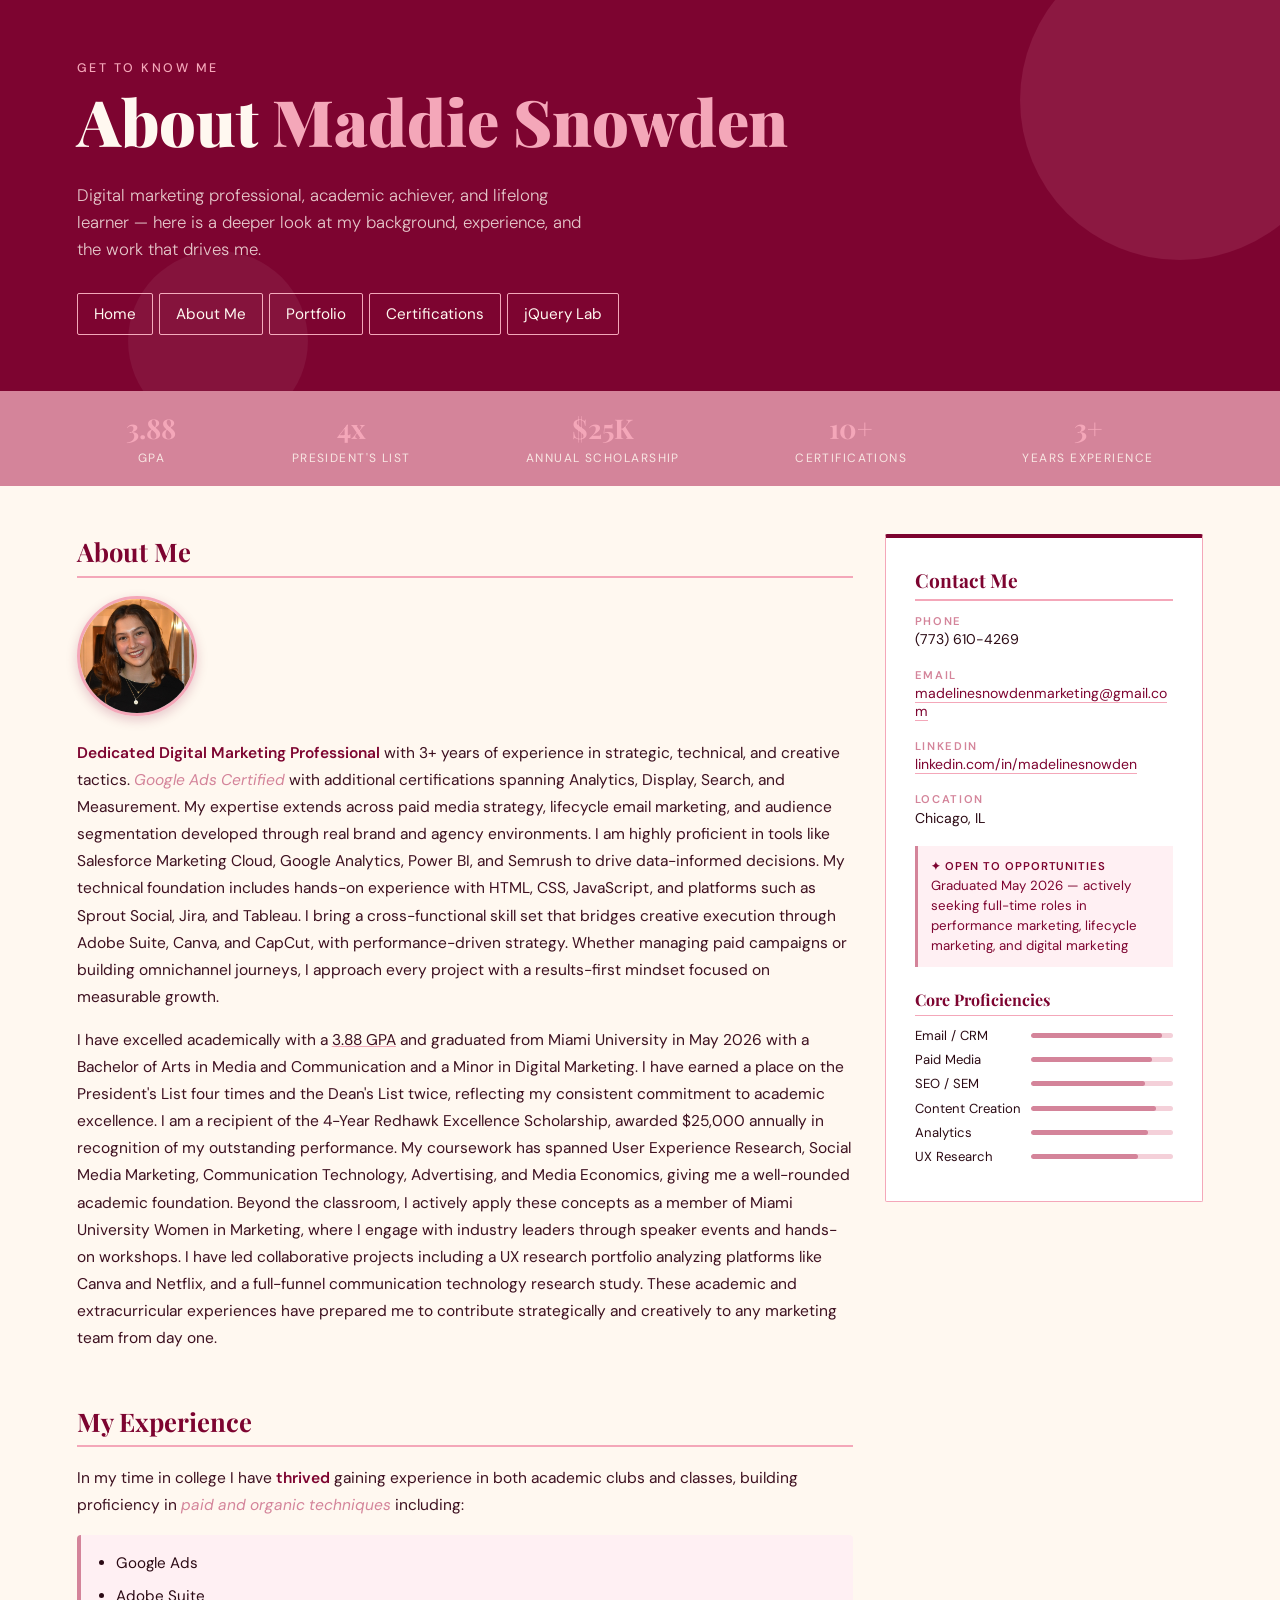
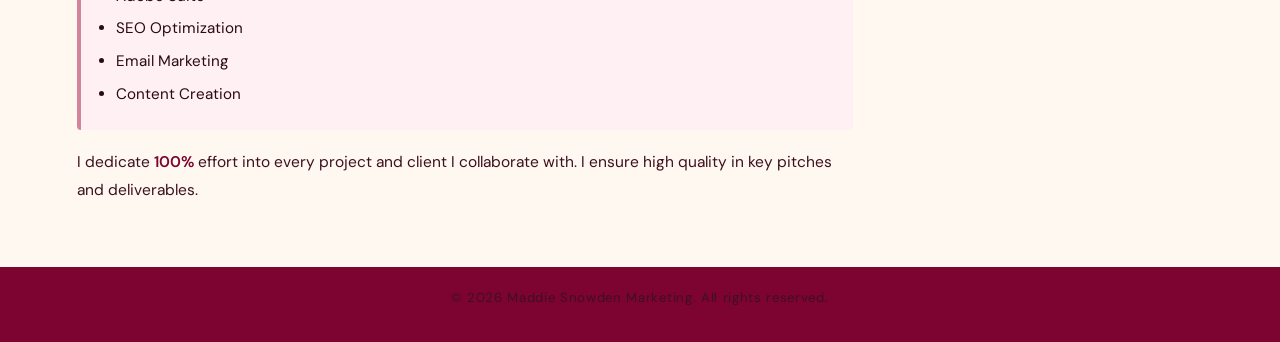
<file: aboutme.html>
<!DOCTYPE html>
<html lang="en">
<head>
  <link rel="stylesheet" href="styles.css">
  <meta charset="UTF-8">
  <meta name="viewport" content="width=device-width, initial-scale=1.0">
  <title>About Me | Maddie Snowden</title>
  <link href="https://fonts.googleapis.com/css2?family=Playfair+Display:wght@400;700;900&family=DM+Sans:wght@300;400;500&display=swap" rel="stylesheet">
</head>
<body>

  <!-- HEADER -->
  <header>
    <span class="hero-tag">Get to Know Me</span>
    <h1>About <span>Maddie Snowden</span></h1>
    <p class="hero-sub">
      Digital marketing professional, academic achiever, and lifelong learner —
      here is a deeper look at my background, experience, and the work that drives me.
    </p>
    <!-- NAVIGATION -->
    <div class="navbar">
      <a href="index.html">Home</a>
      <a href="aboutme.html">About Me</a>
      <a href="portfolio.html">Portfolio</a>
      <a href="certifications.html">Certifications</a>
      <a href="jquery.html">jQuery Lab</a>
    
    </div>
  </header>

  <!-- STAT BAR -->
  <div class="stat-bar">
    <div class="stat-item">
      <span class="stat-num">3.88</span>
      <span class="stat-label">GPA</span>
    </div>
    <div class="stat-item">
      <span class="stat-num">4x</span>
      <span class="stat-label">President's List</span>
    </div>
    <div class="stat-item">
      <span class="stat-num">$25K</span>
      <span class="stat-label">Annual Scholarship</span>
    </div>
    <div class="stat-item">
      <span class="stat-num">10+</span>
      <span class="stat-label">Certifications</span>
    </div>
    <div class="stat-item">
      <span class="stat-num">3+</span>
      <span class="stat-label">Years Experience</span>
    </div>
  </div>

  <!-- MAIN LAYOUT -->
  <div class="container">
    <div class="main-content">

      <section>

        <h2>About Me</h2>

        <!-- HEADSHOT -->
        <div class="image-container">
          <img src="images/headshot.jpg" alt="Maddie Snowden" style="width:120px; height:120px; object-fit:cover; border-radius:50%; border:3px solid #f4a7b9; box-shadow:0 4px 12px rgba(125,4,48,0.2); display:block; margin-bottom:1.5em;">
        </div>

        <p>
          <strong>Dedicated Digital Marketing Professional</strong> with 3+ years of experience
          in strategic, technical, and creative tactics. <em>Google Ads Certified</em> with
          additional certifications spanning Analytics, Display, Search, and Measurement.
          My expertise extends across paid media strategy, lifecycle email marketing, and
          audience segmentation developed through real brand and agency environments.
          I am highly proficient in tools like Salesforce Marketing Cloud, Google Analytics,
          Power BI, and Semrush to drive data-informed decisions. My technical foundation
          includes hands-on experience with HTML, CSS, JavaScript, and platforms such as
          Sprout Social, Jira, and Tableau. I bring a cross-functional skill set that bridges
          creative execution through Adobe Suite, Canva, and CapCut, with performance-driven
          strategy. Whether managing paid campaigns or building omnichannel journeys, I
          approach every project with a results-first mindset focused on measurable growth.
        </p>
        <p>
          I have excelled academically with a <u>3.88 GPA</u> and graduated from Miami
          University in May 2026 with a Bachelor of Arts in Media and Communication and a
          Minor in Digital Marketing. I have earned a place on the President's List four times
          and the Dean's List twice, reflecting my consistent commitment to academic excellence.
          I am a recipient of the 4-Year Redhawk Excellence Scholarship, awarded $25,000
          annually in recognition of my outstanding performance. My coursework has spanned
          User Experience Research, Social Media Marketing, Communication Technology,
          Advertising, and Media Economics, giving me a well-rounded academic foundation.
          Beyond the classroom, I actively apply these concepts as a member of Miami University
          Women in Marketing, where I engage with industry leaders through speaker events and
          hands-on workshops. I have led collaborative projects including a UX research
          portfolio analyzing platforms like Canva and Netflix, and a full-funnel communication
          technology research study. These academic and extracurricular experiences have
          prepared me to contribute strategically and creatively to any marketing team from
          day one.
        </p>

        <h2>My Experience</h2>
        <p>
          In my time in college I have <strong>thrived</strong> gaining experience in both
          academic clubs and classes, building proficiency in <em>paid and organic
          techniques</em> including:
        </p>
        <ul>
          <li>Google Ads</li>
          <li>Adobe Suite</li>
          <li>SEO Optimization</li>
          <li>Email Marketing</li>
          <li>Content Creation</li>
        </ul>
        <p>
          I dedicate <strong>100%</strong> effort into every project and client I collaborate
          with. I ensure high quality in key pitches and deliverables.
        </p>


      </section>

      <!-- ASIDE -->
      <aside>
        <h2>Contact Me</h2>

        <div class="contact-item">
          <span class="contact-label">Phone</span>
          <span class="contact-value">(773) 610-4269</span>
        </div>

        <div class="contact-item">
          <span class="contact-label">Email</span>
          <span class="contact-value">
            <a href="mailto:madelinesnowdenmarketing@gmail.com">madelinesnowdenmarketing@gmail.com</a>
          </span>
        </div>

        <div class="contact-item">
          <span class="contact-label">LinkedIn</span>
          <span class="contact-value">
            <a href="https://www.linkedin.com/in/madelinesnowden" target="_blank">linkedin.com/in/madelinesnowden</a>
          </span>
        </div>

        <div class="contact-item">
          <span class="contact-label">Location</span>
          <span class="contact-value"> Chicago, IL </span>
        </div>

        <div class="availability">
          <strong>✦ Open to Opportunities</strong><br>
          Graduated May 2026 — actively seeking full-time roles in performance marketing, 
          lifecycle marketing, and digital marketing
        </div>

        <div class="aside-skills">
          <h3>Core Proficiencies</h3>
          <div class="skill-row">
            <span>Email / CRM</span>
            <div class="skill-bar-bg"><div class="skill-bar-fill" style="width:92%"></div></div>
          </div>
          <div class="skill-row">
            <span>Paid Media</span>
            <div class="skill-bar-bg"><div class="skill-bar-fill" style="width:85%"></div></div>
          </div>
          <div class="skill-row">
            <span>SEO / SEM</span>
            <div class="skill-bar-bg"><div class="skill-bar-fill" style="width:80%"></div></div>
          </div>
          <div class="skill-row">
            <span>Content Creation</span>
            <div class="skill-bar-bg"><div class="skill-bar-fill" style="width:88%"></div></div>
          </div>
          <div class="skill-row">
            <span>Analytics</span>
            <div class="skill-bar-bg"><div class="skill-bar-fill" style="width:82%"></div></div>
          </div>
          <div class="skill-row">
            <span>UX Research</span>
            <div class="skill-bar-bg"><div class="skill-bar-fill" style="width:75%"></div></div>
          </div>
        </div>

      </aside>
    </div>

    <footer>
      <p>&copy; 2026 Maddie Snowden Marketing. All rights reserved.</p>
    </footer>
  </div>

</body>
</html>
</file>
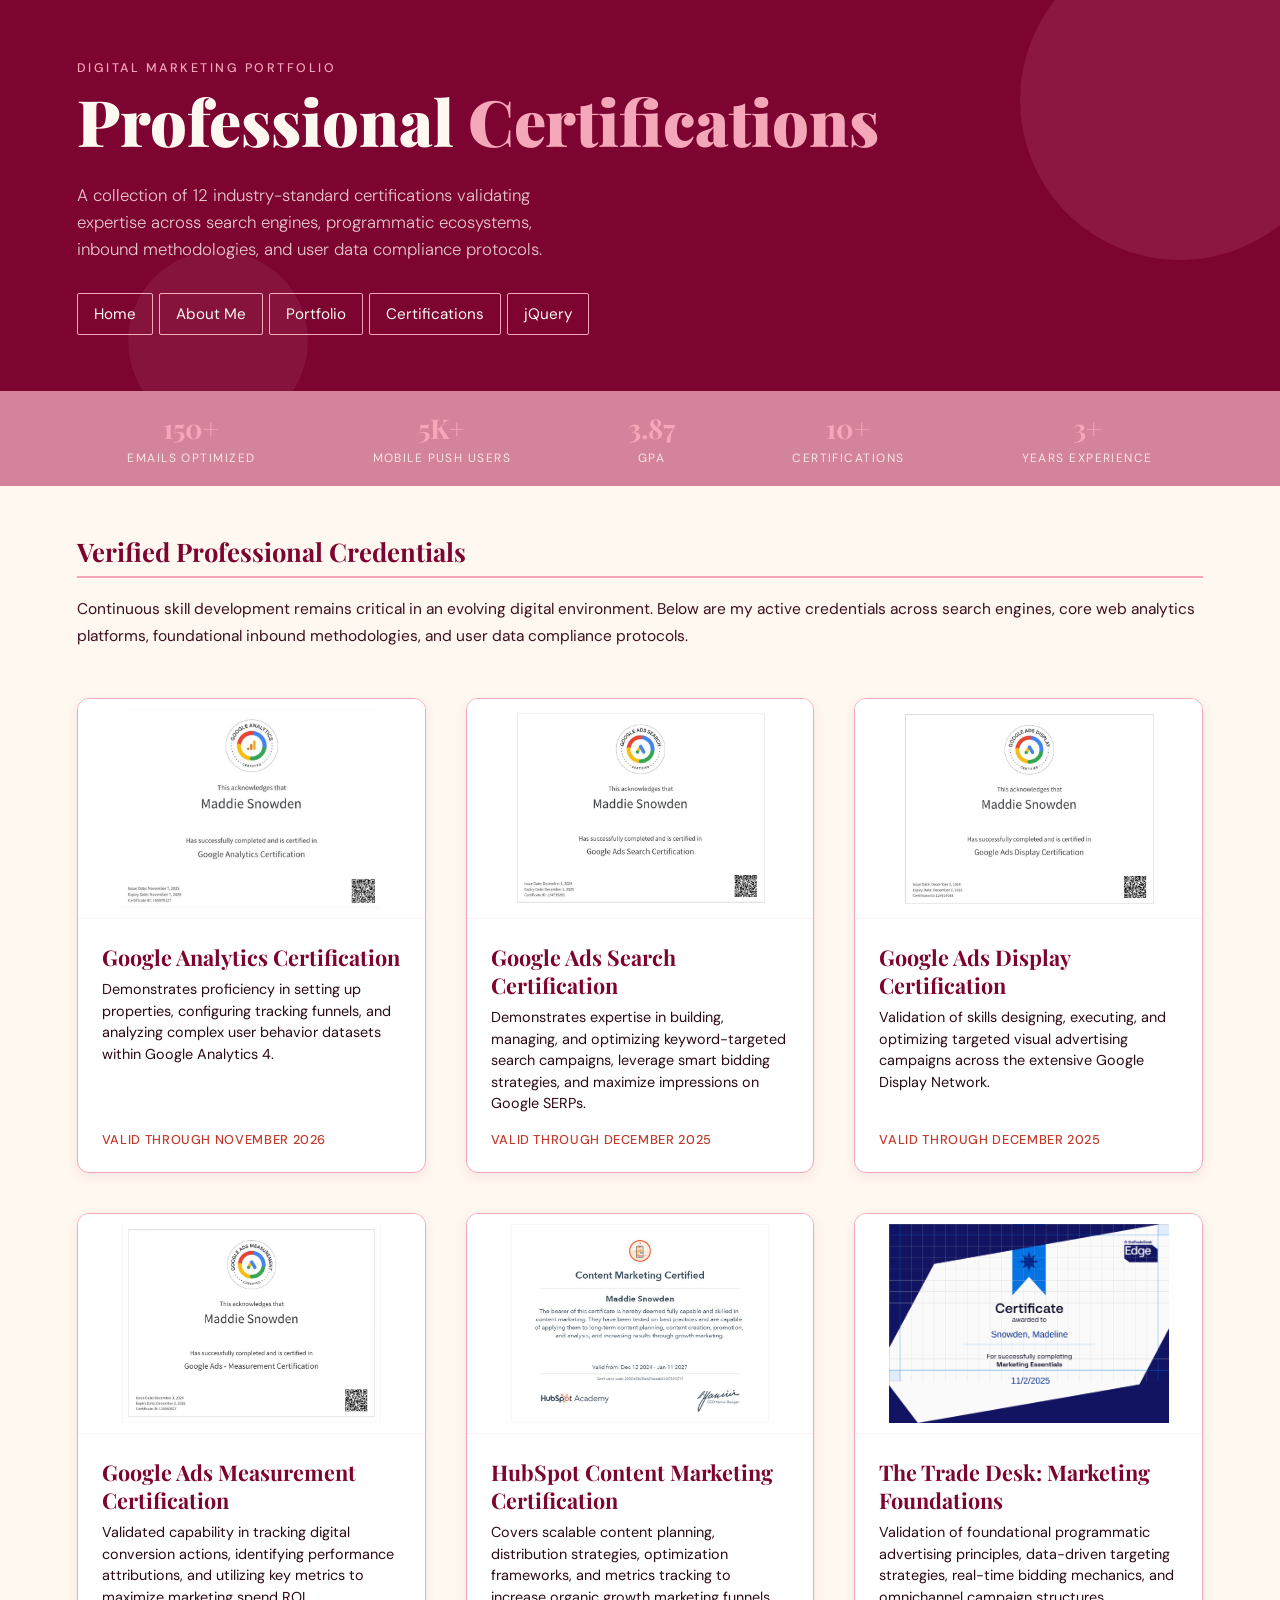
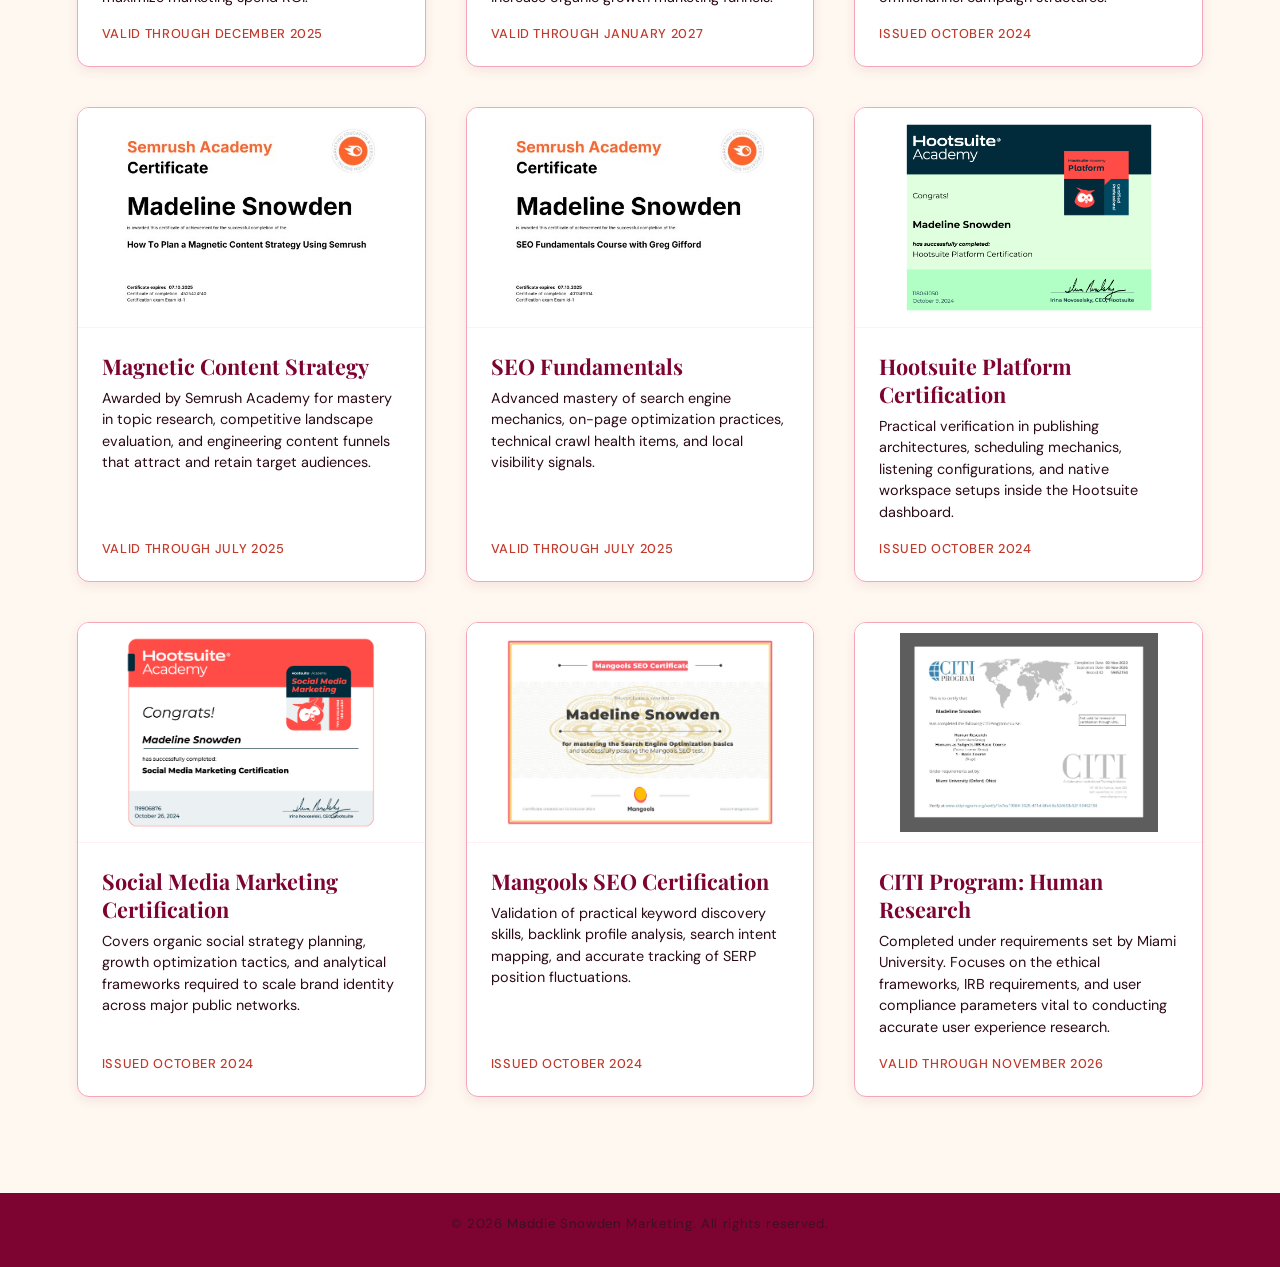
<file: certifications.html>
<!DOCTYPE html>
<html lang="en">
<head>
  <link rel="stylesheet" href="styles.css">
  <meta charset="UTF-8">
  <meta name="viewport" content="width=device-width, initial-scale=1.0">
  <title>Maddie Snowden | Certifications</title>
  <link href="https://fonts.googleapis.com/css2?family=Playfair+Display:wght@400;700;900&family=DM+Sans:wght@300;400;500&display=swap" rel="stylesheet">
  <style>
    /* Styling to structure the certification spotlight grid while matching index.html core themes */
    .cert-grid {
      display: grid;
      grid-template-columns: repeat(auto-fit, minmax(300px, 1fr));
      gap: 2.5rem;
      margin: 3rem 0;
    }
    .cert-card {
      background: #fff;
      border: 1px solid #f4a7b9;
      border-radius: 12px;
      overflow: hidden;
      box-shadow: 0 4px 12px rgba(125,4,48,0.08);
      display: flex;
      flex-direction: column;
      transition: transform 0.2s ease;
    }
    .cert-card:hover {
      transform: translateY(-4px);
    }
    .cert-img-wrapper {
      width: 100%;
      height: 220px;
      background: #fff;
      border-bottom: 1px solid #fff0f3;
      padding: 10px;
      display: flex;
      align-items: center;
      justify-content: center;
    }
    .cert-card img {
      max-width: 100%;
      max-height: 100%;
      object-fit: contain;
    }
    .cert-info {
      padding: 1.5rem;
      display: flex;
      flex-direction: column;
      flex-grow: 1;
    }
    .cert-info h3 {
      font-family: 'Playfair Display', serif;
      font-size: 1.35rem;
      color: #7d0430;
      margin: 0 0 0.5rem 0;
    }
    .cert-info p {
      font-size: 0.9rem;
      color: #2b0a14;
      line-height: 1.5;
      margin: 0 0 1rem 0;
      flex-grow: 1;
    }
    .cert-meta {
      font-size: 0.8rem;
      color: #c0392b;
      font-weight: 500;
      text-transform: uppercase;
      letter-spacing: 0.05em;
    }
  </style>
</head>
<body>

  <header>
    <span class="hero-tag">Digital Marketing Portfolio</span>
    <h1>Professional <span>Certifications</span></h1>
    <p class="hero-sub">
      A collection of 12 industry-standard certifications validating expertise across search engines, programmatic ecosystems, inbound methodologies, and user data compliance protocols.
    </p>
    <div class="navbar">
      <a href="index.html">Home</a>
      <a href="aboutme.html">About Me</a>
      <a href="portfolio.html">Portfolio</a>
      <a href="certifications.html">Certifications</a>
      <a href="jquery.html">jQuery</a>
    </div>
  </header>

  <div class="stat-bar">
    <div class="stat-item">
      <span class="stat-num">150+</span>
      <span class="stat-label">Emails Optimized</span>
    </div>
    <div class="stat-item">
      <span class="stat-num">5K+</span>
      <span class="stat-label">Mobile Push Users</span>
    </div>
    <div class="stat-item">
      <span class="stat-num">3.87</span>
      <span class="stat-label">GPA</span>
    </div>
    <div class="stat-item">
      <span class="stat-num">10+</span>
      <span class="stat-label">Certifications</span>
    </div>
    <div class="stat-item">
      <span class="stat-num">3+</span>
      <span class="stat-label">Years Experience</span>
    </div>
  </div>

  <div class="container">
    <div class="main-content" style="display: block; width: 100%;">
      
      <section>
        <h2>Verified Professional Credentials</h2>
        <p>
          Continuous skill development remains critical in an evolving digital environment. Below are my active credentials across search engines, core web analytics platforms, foundational inbound methodologies, and user data compliance protocols.
        </p>

        <div class="cert-grid">

          <div class="cert-card">
            <div class="cert-img-wrapper">
              <img src="images/ganalytics.jpg" alt="Google Analytics Certification">
            </div>
            <div class="cert-info">
              <h3>Google Analytics Certification</h3>
              <p>Demonstrates proficiency in setting up properties, configuring tracking funnels, and analyzing complex user behavior datasets within Google Analytics 4.</p>
              <div class="cert-meta">Valid through November 2026</div>
            </div>
          </div>
<div class="cert-card">
            <div class="cert-img-wrapper">
              <img src="images/sgad.jfif" alt="Google Ads Search Certification">
            </div>
            <div class="cert-info">
              <h3>Google Ads Search Certification</h3>
              <p>Demonstrates expertise in building, managing, and optimizing keyword-targeted search campaigns, leverage smart bidding strategies, and maximize impressions on Google SERPs.</p>
              <div class="cert-meta">Valid through December 2025</div>
            </div>
          </div>
          <div class="cert-card">
            <div class="cert-img-wrapper">
              <img src="images/disgad.jfif" alt="Google Ads Display Certification">
            </div>
            <div class="cert-info">
              <h3>Google Ads Display Certification</h3>
              <p>Validation of skills designing, executing, and optimizing targeted visual advertising campaigns across the extensive Google Display Network.</p>
              <div class="cert-meta">Valid through December 2025</div>
            </div>
          </div>

          <div class="cert-card">
            <div class="cert-img-wrapper">
              <img src="images/mesgad.jfif" alt="Google Ads Measurement Certification">
            </div>
            <div class="cert-info">
              <h3>Google Ads Measurement Certification</h3>
              <p>Validated capability in tracking digital conversion actions, identifying performance attributions, and utilizing key metrics to maximize marketing spend ROI.</p>
              <div class="cert-meta">Valid through December 2025</div>
            </div>
          </div>

          <div class="cert-card">
            <div class="cert-img-wrapper">
              <img src="images/hubspotcert.jfif" alt="HubSpot Content Marketing Certified">
            </div>
            <div class="cert-info">
              <h3>HubSpot Content Marketing Certification</h3>
              <p>Covers scalable content planning, distribution strategies, optimization frameworks, and metrics tracking to increase organic growth marketing funnels.</p>
              <div class="cert-meta">Valid through January 2027</div>
            </div>
          </div>
<div class="cert-card">
            <div class="cert-img-wrapper">
              <img src="images/tradedesk.png" alt="The Trade Desk Edge Academy Certified: Marketing Foundations">
            </div>
            <div class="cert-info">
              <h3>The Trade Desk: Marketing Foundations</h3>
              <p>Validation of foundational programmatic advertising principles, data-driven targeting strategies, real-time bidding mechanics, and omnichannel campaign structures.</p>
              <div class="cert-meta">Issued October 2024</div>
            </div>
          </div>
          <div class="cert-card">
            <div class="cert-img-wrapper">
              <img src="images/semrush1.jfif" alt="How To Plan a Magnetic Content Strategy Using Semrush">
            </div>
            <div class="cert-info">
              <h3>Magnetic Content Strategy</h3>
              <p>Awarded by Semrush Academy for mastery in topic research, competitive landscape evaluation, and engineering content funnels that attract and retain target audiences.</p>
              <div class="cert-meta">Valid through July 2025</div>
            </div>
          </div>

          <div class="cert-card">
            <div class="cert-img-wrapper">
              <img src="images/semrush2.jfif" alt="SEO Fundamentals Course with Greg Gifford">
            </div>
            <div class="cert-info">
              <h3>SEO Fundamentals</h3>
              <p>Advanced mastery of search engine mechanics, on-page optimization practices, technical crawl health items, and local visibility signals.</p>
              <div class="cert-meta">Valid through July 2025</div>
            </div>
          </div>

          <div class="cert-card">
            <div class="cert-img-wrapper">
              <img src="images/hootsuite 2.png" alt="Hootsuite Platform Certification">
            </div>
            <div class="cert-info">
              <h3>Hootsuite Platform Certification</h3>
              <p>Practical verification in publishing architectures, scheduling mechanics, listening configurations, and native workspace setups inside the Hootsuite dashboard.</p>
              <div class="cert-meta">Issued October 2024</div>
            </div>
          </div>

          <div class="cert-card">
            <div class="cert-img-wrapper">
              <img src="images/hootsuite1.png" alt="Social Media Marketing Certification">
            </div>
            <div class="cert-info">
              <h3>Social Media Marketing Certification</h3>
              <p>Covers organic social strategy planning, growth optimization tactics, and analytical frameworks required to scale brand identity across major public networks.</p>
              <div class="cert-meta">Issued October 2024</div>
            </div>
          </div>

          <div class="cert-card">
            <div class="cert-img-wrapper">
              <img src="images/mangools.jfif" alt="Mangools SEO Certificate">
            </div>
            <div class="cert-info">
              <h3>Mangools SEO Certification</h3>
              <p>Validation of practical keyword discovery skills, backlink profile analysis, search intent mapping, and accurate tracking of SERP position fluctuations.</p>
              <div class="cert-meta">Issued October 2024</div>
            </div>
          </div>

          <div class="cert-card">
            <div class="cert-img-wrapper">
              <img src="images/citi.jfif" alt="CITI Program Human Research Certification">
            </div>
            <div class="cert-info">
              <h3>CITI Program: Human Research</h3>
              <p>Completed under requirements set by Miami University. Focuses on the ethical frameworks, IRB requirements, and user compliance parameters vital to conducting accurate user experience research.</p>
              <div class="cert-meta">Valid through November 2026</div>
            </div>
          </div>

        </div>
      </section>

    </div>

    <footer>
      <p>&copy; 2026 Maddie Snowden Marketing. All rights reserved.</p>
    </footer>
  </div>

</body>
</html>
</file>
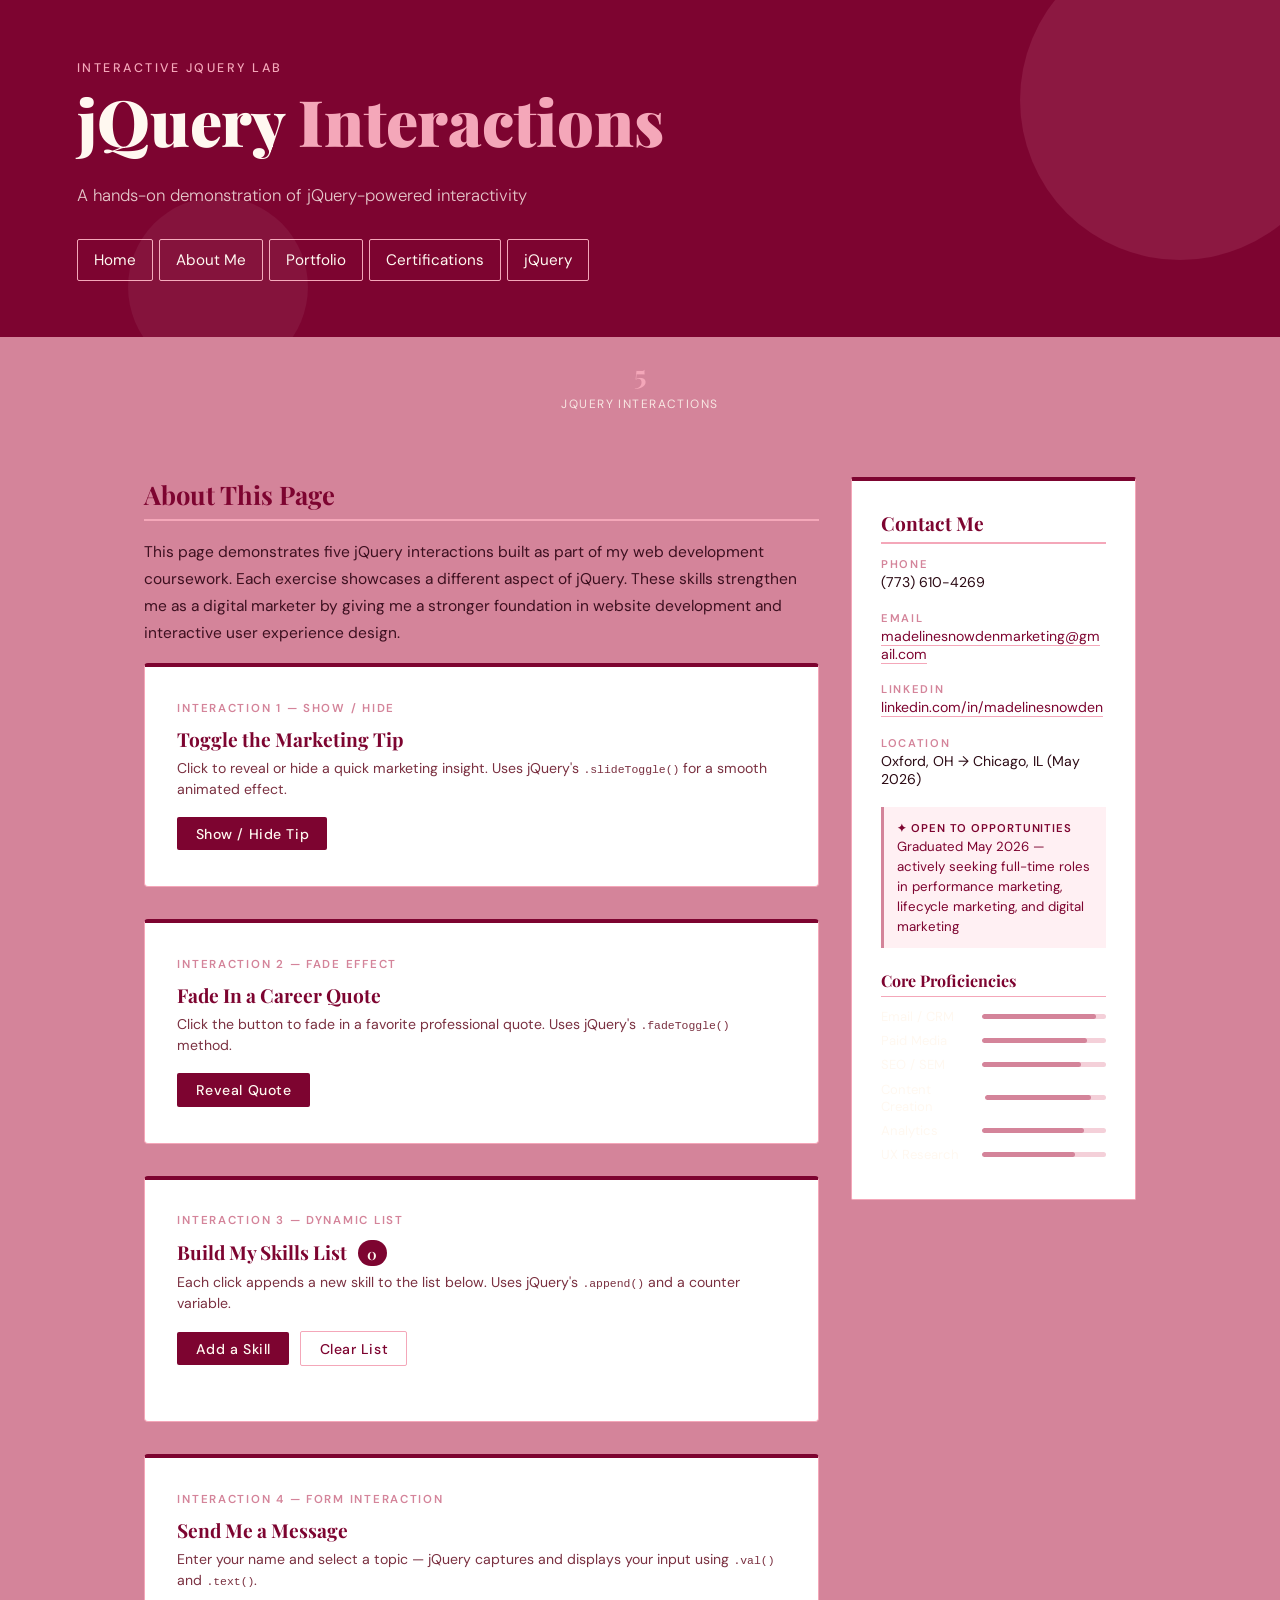
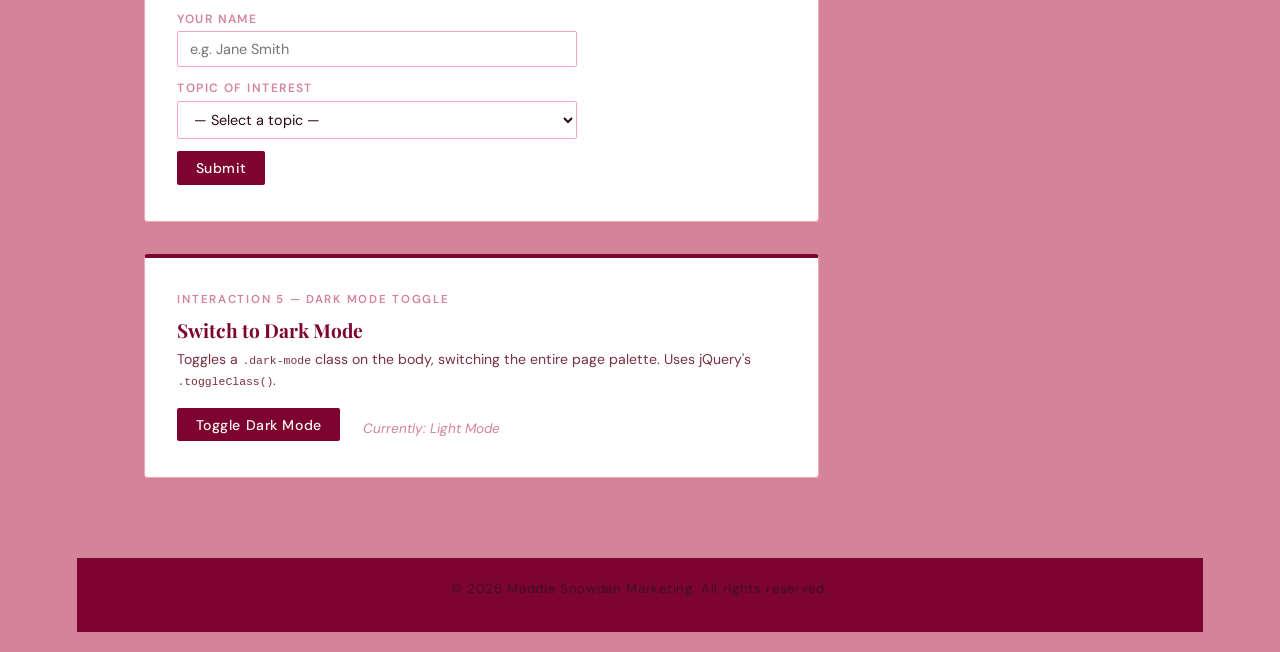
<file: jquery.html>
<!DOCTYPE html>
<html lang="en">
<head>
  <link rel="stylesheet" href="styles.css">
  <meta charset="UTF-8">
  <meta name="viewport" content="width=device-width, initial-scale=1.0">
  <title>jQuery Lab | Maddie Snowden</title>
  <link href="https://fonts.googleapis.com/css2?family=Playfair+Display:wght@400;700;900&family=DM+Sans:wght@300;400;500&display=swap" rel="stylesheet">
  <script src="https://ajax.googleapis.com/ajax/libs/jquery/3.7.1/jquery.min.js"></script>
 
  <style>
    /* ── JQUERY PAGE STYLES ── */
    .lab-section {
      background-color: #fff;
      border: 1px solid var(--pink-soft);
      border-top: 4px solid var(--red-deep);
      border-radius: 4px;
      padding: 1.8em 2em;
      margin-bottom: 2em;
    }
 
    .lab-section h3 {
      font-family: 'Playfair Display', serif;
      font-size: 1.2em;
      color: var(--red-deep);
      margin-bottom: 0.3em;
    }
 
    .lab-label {
      display: inline-block;
      font-size: 0.72em;
      font-weight: 600;
      letter-spacing: 0.15em;
      text-transform: uppercase;
      color: var(--red-mid);
      margin-bottom: 0.9em;
    }
 
    .lab-section p.desc {
      font-size: 0.88em;
      color: #7a3040;
      margin-bottom: 1.2em;
      line-height: 1.5;
    }
 
    /* Buttons styled to match site */
    .lab-btn {
      display: inline-block;
      background-color: var(--red-deep);
      color: var(--cream);
      border: none;
      padding: 0.55em 1.3em;
      border-radius: 2px;
      font-family: 'DM Sans', sans-serif;
      font-size: 0.88em;
      font-weight: 500;
      letter-spacing: 0.04em;
      cursor: pointer;
      margin-right: 0.5em;
      margin-bottom: 0.5em;
      transition: background 0.2s;
    }
 
    .lab-btn:hover { background-color: var(--red-mid); }
 
    .lab-btn.outline {
      background-color: transparent;
      color: var(--red-deep);
      border: 1.5px solid var(--pink-soft);
    }
 
    .lab-btn.outline:hover {
      background-color: var(--pink-light);
    }
 
    /* ── 1. TOGGLE BOX ── */
    #toggleBox {
      margin-top: 1.2em;
      padding: 1.2em 1.5em;
      background: var(--pink-light);
      border-left: 4px solid var(--red-mid);
      border-radius: 3px;
      font-size: 0.93em;
      color: var(--text-dark);
    }
 
    /* ── 2. FADE QUOTE ── */
    .quote-card {
      margin-top: 1.2em;
      padding: 1.4em 1.6em;
      background: var(--pink-light);
      border: 1px solid var(--pink-soft);
      border-radius: 4px;
      font-style: italic;
      font-size: 1em;
      color: var(--red-deep);
      display: none;
      line-height: 1.65;
    }
 
    .quote-card cite {
      display: block;
      font-style: normal;
      font-size: 0.78em;
      font-weight: 600;
      letter-spacing: 0.1em;
      text-transform: uppercase;
      color: var(--red-mid);
      margin-top: 0.7em;
    }
 
    /* ── 3. SKILL COUNTER ── */
    #skillList {
      list-style: none;
      padding: 0;
      margin: 1.2em 0 0;
      background: none;
      border: none;
    }
 
    #skillList li {
      display: flex;
      align-items: center;
      gap: 0.7em;
      padding: 0.5em 0.8em;
      border-bottom: 1px solid var(--pink-soft);
      font-size: 0.92em;
      color: var(--text-dark);
      animation: fadeSlideIn 0.3s ease both;
    }
 
    #skillList li:last-child { border-bottom: none; }
 
    #skillList li::before {
      content: '✦';
      color: var(--red-mid);
      font-size: 0.7em;
    }
 
    @keyframes fadeSlideIn {
      from { opacity: 0; transform: translateY(-6px); }
      to   { opacity: 1; transform: translateY(0); }
    }
 
    #skillCount {
      display: inline-block;
      background: var(--red-deep);
      color: var(--cream);
      border-radius: 999px;
      padding: 0.15em 0.65em;
      font-size: 0.8em;
      font-weight: 600;
      margin-left: 0.4em;
    }
 
    /* ── 4. FORM INTERACTION ── */
    #contactForm {
      display: flex;
      flex-direction: column;
      gap: 0.8em;
      max-width: 400px;
      margin-top: 1.2em;
    }
 
    .form-field {
      display: flex;
      flex-direction: column;
      gap: 0.3em;
    }
 
    .form-field label {
      font-size: 0.75em;
      font-weight: 600;
      letter-spacing: 0.12em;
      text-transform: uppercase;
      color: var(--red-mid);
    }
 
    .form-field input,
    .form-field select {
      border: 1px solid var(--pink-soft);
      border-radius: 2px;
      padding: 0.55em 0.8em;
      font-family: 'DM Sans', sans-serif;
      font-size: 0.9em;
      color: var(--text-dark);
      background: #fff;
      outline: none;
      transition: border-color 0.2s;
    }
 
    .form-field input:focus,
    .form-field select:focus {
      border-color: var(--red-mid);
    }
 
    #formOutput {
      margin-top: 1em;
      padding: 0.9em 1.2em;
      background: var(--pink-light);
      border-left: 3px solid var(--red-mid);
      font-size: 0.9em;
      color: var(--red-deep);
      display: none;
      border-radius: 2px;
    }
 
    /* ── 5. DARK MODE ── */
    body.dark-mode {
      background-color: #1a0009;
      color: #fde8ee;
    }
 
    body.dark-mode header {
      background-color: #0d0005;
    }
 
    body.dark-mode .lab-section {
      background-color: #2a0010;
      border-color: #5a1428;
    }
 
    body.dark-mode .lab-section h3,
    body.dark-mode h2 {
      color: var(--pink-soft);
    }
 
    body.dark-mode .lab-label {
      color: var(--pink-soft);
    }
 
    body.dark-mode .lab-section p.desc {
      color: #d4829a;
    }
 
    body.dark-mode p {
      color: #f0d0da;
    }
 
    body.dark-mode #toggleBox,
    body.dark-mode .quote-card,
    body.dark-mode #formOutput {
      background-color: #3a0018;
      border-color: #7d0430;
    }
 
    body.dark-mode .form-field input,
    body.dark-mode .form-field select {
      background: #2a0010;
      border-color: #7d0430;
      color: #fde8ee;
    }
 
    body.dark-mode aside {
      background-color: #2a0010;
      border-color: #7d0430;
    }
 
    body.dark-mode .contact-value,
    body.dark-mode li {
      color: #f0d0da;
    }
 
    body.dark-mode .aside-skills h3 {
      color: var(--pink-soft);
      border-color: #7d0430;
    }
 
    body.dark-mode footer {
      background-color: #0d0005;
    }
 
    body.dark-mode .availability {
      background-color: #3a0018;
      border-color: var(--red-mid);
      color: var(--pink-soft);
    }
 
    body.dark-mode .skill-bar-bg {
      background-color: #5a1428;
    }
 
    body.dark-mode #skillList li {
      border-bottom-color: #5a1428;
      color: #f0d0da;
    }
 
    .dark-mode-bar {
      display: flex;
      align-items: center;
      gap: 1em;
    }
 
    #darkLabel {
      font-size: 0.85em;
      color: var(--red-mid);
      font-style: italic;
    }
  </style>
</head>
<body>
 
  <!-- HEADER -->
  <header>
    <span class="hero-tag">Interactive jQuery Lab</span>
    <h1>jQuery <span>Interactions</span></h1>
    <p class="hero-sub">
      A hands-on demonstration of jQuery-powered interactivity 
    </p>
    <!-- NAVIGATION -->
    <div class="navbar">
      <a href="index.html">Home</a>
      <a href="aboutme.html">About Me</a>
      <a href="portfolio.html">Portfolio</a>
      <a href="certifications.html">Certifications</a>
      <a href="jquery.html">jQuery</a>
        
    </div>
  </header>
 
  <!-- STAT BAR -->
  <div class="stat-bar">
    <div class="stat-item">
      <span class="stat-num">5</span>
      <span class="stat-label">jQuery Interactions</span>
    </div>

 
  <!-- MAIN LAYOUT -->
  <div class="container">
    <div class="main-content">
 
      <section>
 
        <h2>About This Page</h2>
        <p>
          This page demonstrates five jQuery interactions built as part of my web development
          coursework. Each exercise showcases a different aspect of jQuery. These skills strengthen me as a digital marketer by giving me a stronger foundation in website 
          development and interactive user experience design.
        </p>
 
        <!-- ── INTERACTION 1: TOGGLE BOX ── -->
        <div class="lab-section">
          <span class="lab-label">Interaction 1 — Show / Hide</span>
          <h3>Toggle the Marketing Tip</h3>
          <p class="desc">
            Click to reveal or hide a quick marketing insight. Uses jQuery's
            <code>.slideToggle()</code> for a smooth animated effect.
          </p>
          <button class="lab-btn" id="toggleBtn">Show / Hide Tip</button>
          <div id="toggleBox" style="display:none;">
            <strong>Pro Tip:</strong> In lifecycle email marketing, segmenting your audience
            by engagement tier, active, lapsing, and dormant,can increase open rates. Personalized subject lines and dynamic content blocks are key to
            re-engagement journeys.
          </div>
        </div>
 
        <!-- ── INTERACTION 2: FADE EFFECT ── -->
        <div class="lab-section">
          <span class="lab-label">Interaction 2 — Fade Effect</span>
          <h3>Fade In a Career Quote</h3>
          <p class="desc">
            Click the button to fade in a favorite professional quote.
            Uses jQuery's <code>.fadeToggle()</code> method.
          </p>
          <button class="lab-btn" id="fadeBtn">Reveal Quote</button>
          <div class="quote-card" id="quoteCard">
            "Marketing is no longer about the stuff that you make, but about the stories
            you tell."
            <cite>— Seth Godin</cite>
          </div>
        </div>
 
        <!-- ── INTERACTION 3: APPEND LIST ── -->
        <div class="lab-section">
          <span class="lab-label">Interaction 3 — Dynamic List</span>
          <h3>Build My Skills List <span id="skillCount">0</span></h3>
          <p class="desc">
            Each click appends a new skill to the list below.
            Uses jQuery's <code>.append()</code> and a counter variable.
          </p>
          <button class="lab-btn" id="addSkillBtn">Add a Skill</button>
          <button class="lab-btn outline" id="clearSkillBtn">Clear List</button>
          <ul id="skillList"></ul>
        </div>
 
        <!-- ── INTERACTION 4: FORM CAPTURE ── -->
        <div class="lab-section">
          <span class="lab-label">Interaction 4 — Form Interaction</span>
          <h3>Send Me a Message</h3>
          <p class="desc">
            Enter your name and select a topic — jQuery captures and displays
            your input using <code>.val()</code> and <code>.text()</code>.
          </p>
          <div id="contactForm">
            <div class="form-field">
              <label for="visitorName">Your Name</label>
              <input type="text" id="visitorName" placeholder="e.g. Jane Smith">
            </div>
            <div class="form-field">
              <label for="topicSelect">Topic of Interest</label>
              <select id="topicSelect">
                <option value="">— Select a topic —</option>
                <option value="Paid Media Strategy">Paid Media Strategy</option>
                <option value="Email / CRM Marketing">Email / CRM Marketing</option>
                <option value="SEO &amp; Content">SEO &amp; Content</option>
                <option value="General Collaboration">General Collaboration</option>
              </select>
            </div>
            <div>
              <button class="lab-btn" id="submitFormBtn">Submit</button>
            </div>
          </div>
          <div id="formOutput"></div>
        </div>
 
        <!-- ── INTERACTION 5: DARK MODE ── -->
        <div class="lab-section">
          <span class="lab-label">Interaction 5 — Dark Mode Toggle</span>
          <h3>Switch to Dark Mode</h3>
          <p class="desc">
            Toggles a <code>.dark-mode</code> class on the body, switching the
            entire page palette. Uses jQuery's <code>.toggleClass()</code>.
          </p>
          <div class="dark-mode-bar">
            <button class="lab-btn" id="darkModeBtn">Toggle Dark Mode</button>
            <span id="darkLabel">Currently: Light Mode</span>
          </div>
        </div>
 
      </section>
 
      <!-- ASIDE -->
      <aside>
        <h2>Contact Me</h2>
 
        <div class="contact-item">
          <span class="contact-label">Phone</span>
          <span class="contact-value">(773) 610-4269</span>
        </div>
 
        <div class="contact-item">
          <span class="contact-label">Email</span>
          <span class="contact-value">
            <a href="mailto:madelinesnowdenmarketing@gmail.com">madelinesnowdenmarketing@gmail.com</a>
          </span>
        </div>
 
        <div class="contact-item">
          <span class="contact-label">LinkedIn</span>
          <span class="contact-value">
            <a href="https://www.linkedin.com/in/madelinesnowden" target="_blank">linkedin.com/in/madelinesnowden</a>
          </span>
        </div>
 
        <div class="contact-item">
          <span class="contact-label">Location</span>
          <span class="contact-value">Oxford, OH → Chicago, IL (May 2026)</span>
        </div>
 
        <div class="availability">
          <strong>✦ Open to Opportunities</strong><br>
           Graduated May 2026 — actively seeking full-time roles in performance marketing, 
          lifecycle marketing, and digital marketing
        </div>
 
        <div class="aside-skills">
          <h3>Core Proficiencies</h3>
          <div class="skill-row">
            <span>Email / CRM</span>
            <div class="skill-bar-bg"><div class="skill-bar-fill" style="width:92%"></div></div>
          </div>
          <div class="skill-row">
            <span>Paid Media</span>
            <div class="skill-bar-bg"><div class="skill-bar-fill" style="width:85%"></div></div>
          </div>
          <div class="skill-row">
            <span>SEO / SEM</span>
            <div class="skill-bar-bg"><div class="skill-bar-fill" style="width:80%"></div></div>
          </div>
          <div class="skill-row">
            <span>Content Creation</span>
            <div class="skill-bar-bg"><div class="skill-bar-fill" style="width:88%"></div></div>
          </div>
          <div class="skill-row">
            <span>Analytics</span>
            <div class="skill-bar-bg"><div class="skill-bar-fill" style="width:82%"></div></div>
          </div>
          <div class="skill-row">
            <span>UX Research</span>
            <div class="skill-bar-bg"><div class="skill-bar-fill" style="width:75%"></div></div>
          </div>
        </div>
 
      </aside>
    </div>
 
    <footer>
      <p>&copy; 2026 Maddie Snowden Marketing. All rights reserved.</p>
    </footer>
  </div>
 
  <!-- ── ALL JQUERY INSIDE document.ready ── -->
  <script>
    $(document).ready(function() {
 
      // ── 1. SLIDE TOGGLE BOX ──
      $("#toggleBtn").click(function() {
        $("#toggleBox").slideToggle(300);
      });
 
      // ── 2. FADE TOGGLE QUOTE ──
      $("#fadeBtn").click(function() {
        $("#quoteCard").fadeToggle(400);
        if ($(this).text() === "Reveal Quote") {
          $(this).text("Hide Quote");
        } else {
          $(this).text("Reveal Quote");
        }
      });
 
      // ── 3. APPEND SKILL ITEMS WITH COUNTER ──
      var skills = [
        "Google Ads & Performance Max",
        "Salesforce Marketing Cloud",
        "Lifecycle Email Strategy",
        "Audience Segmentation",
        "SEO & SEM Optimization",
        "Content Creation (Canva, CapCut)",
        "Power BI & Analytics",
        "UX Research & Testing",
        "Semrush & Competitive Analysis",
        "Social Media Marketing"
      ];
      var skillIndex = 0;
 
      $("#addSkillBtn").click(function() {
        if (skillIndex < skills.length) {
          $("#skillList").append("<li>" + skills[skillIndex] + "</li>");
          skillIndex++;
          $("#skillCount").text(skillIndex);
        } else {
          $(this).text("All Skills Added!").prop("disabled", true)
            .css({"background":"#aaa", "cursor":"default"});
        }
      });
 
      $("#clearSkillBtn").click(function() {
        $("#skillList").empty();
        skillIndex = 0;
        $("#skillCount").text(0);
        $("#addSkillBtn").text("Add a Skill").prop("disabled", false)
          .css({"background":"", "cursor":""});
      });
 
      // ── 4. FORM CAPTURE & DISPLAY ──
      $("#submitFormBtn").click(function() {
        var name  = $("#visitorName").val().trim();
        var topic = $("#topicSelect").val();
 
        if (!name || !topic) {
          $("#formOutput")
            .text("Please fill in both fields before submitting.")
            .css("border-left-color", "#c0392b")
            .fadeIn(250);
          return;
        }
 
        $("#formOutput")
          .html("Thanks, <strong>" + name + "</strong>! I'll be in touch about <em>" + topic + "</em>. Looking forward to connecting.")
          .css("border-left-color", "var(--red-mid)")
          .fadeIn(300);
 
        $("#visitorName").val("");
        $("#topicSelect").val("");
      });
 
      // ── 5. DARK MODE TOGGLE ──
      $("#darkModeBtn").click(function() {
        $("body").toggleClass("dark-mode");
        if ($("body").hasClass("dark-mode")) {
          $("#darkLabel").text("Currently: Dark Mode");
          $(this).text("Switch to Light Mode");
        } else {
          $("#darkLabel").text("Currently: Light Mode");
          $(this).text("Toggle Dark Mode");
        }
      });
 
    }); // end document.ready
  </script>
 
</body>
</html>
</file>
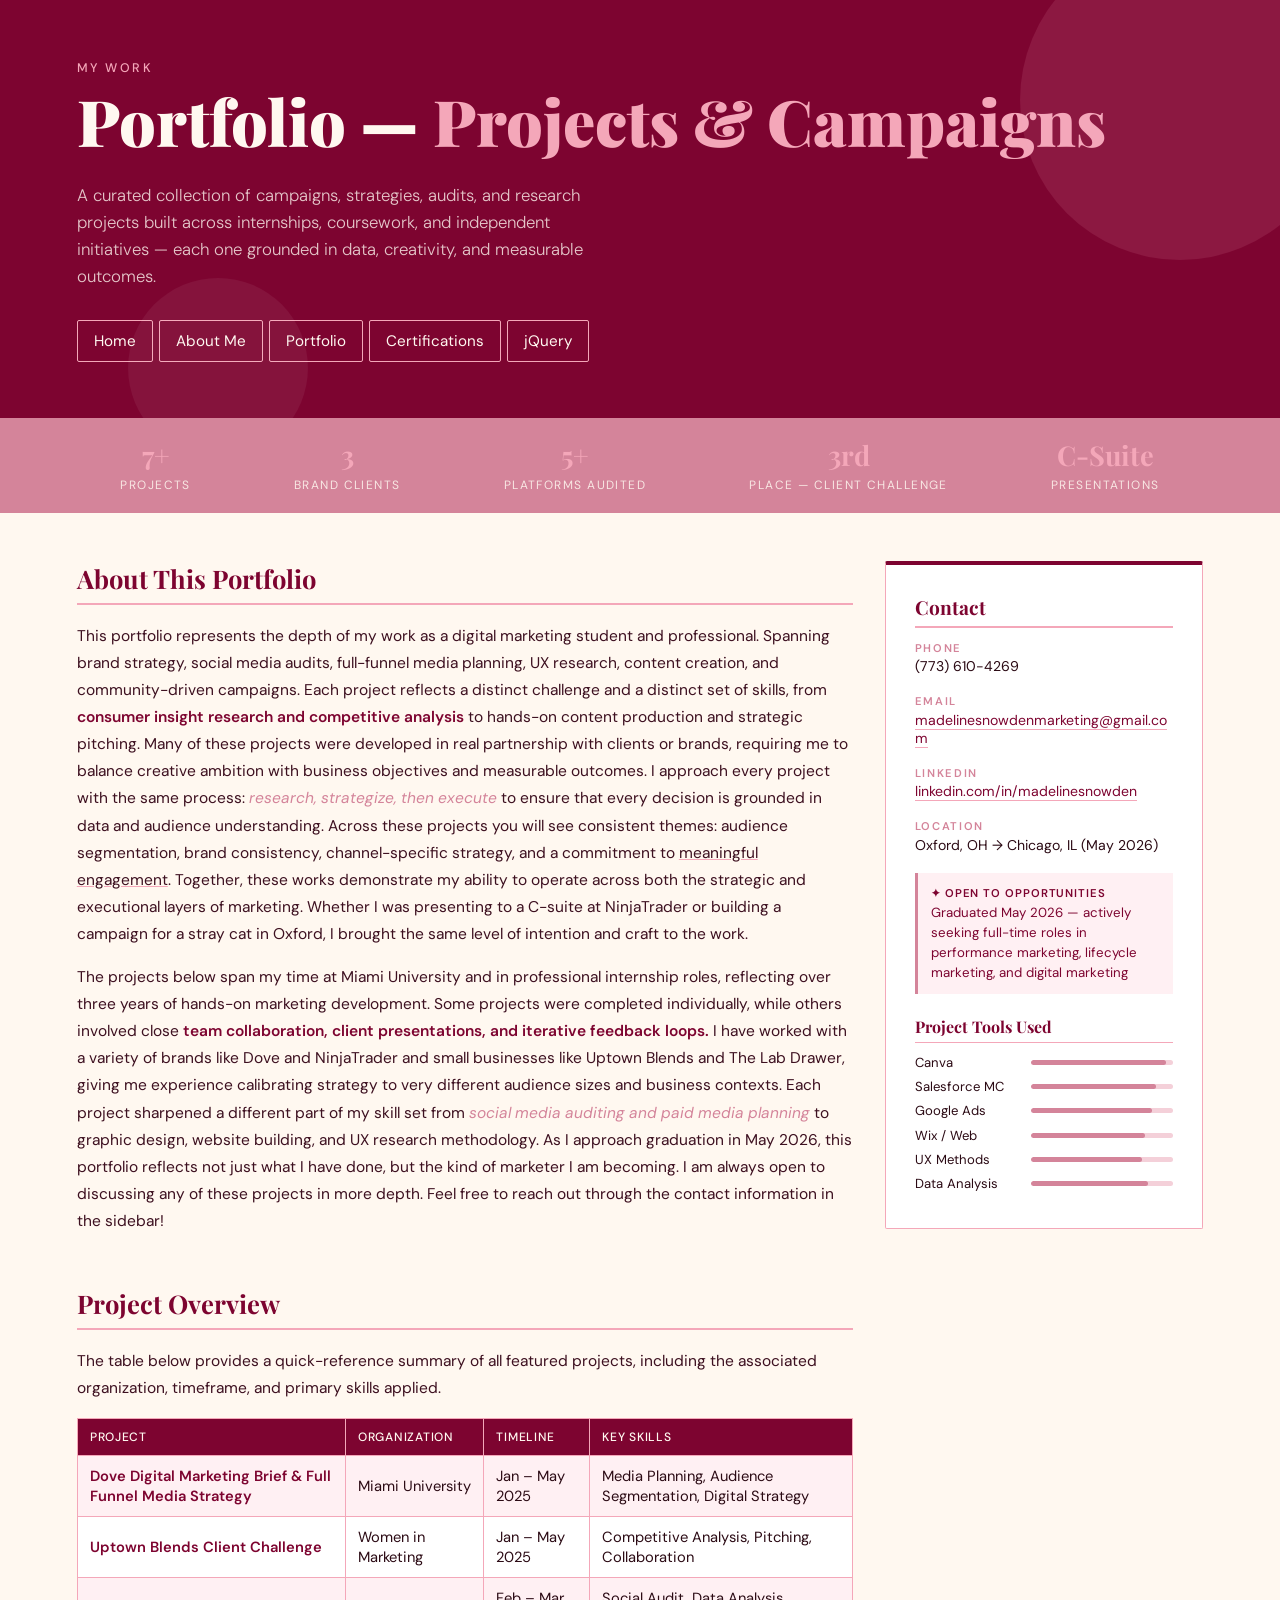
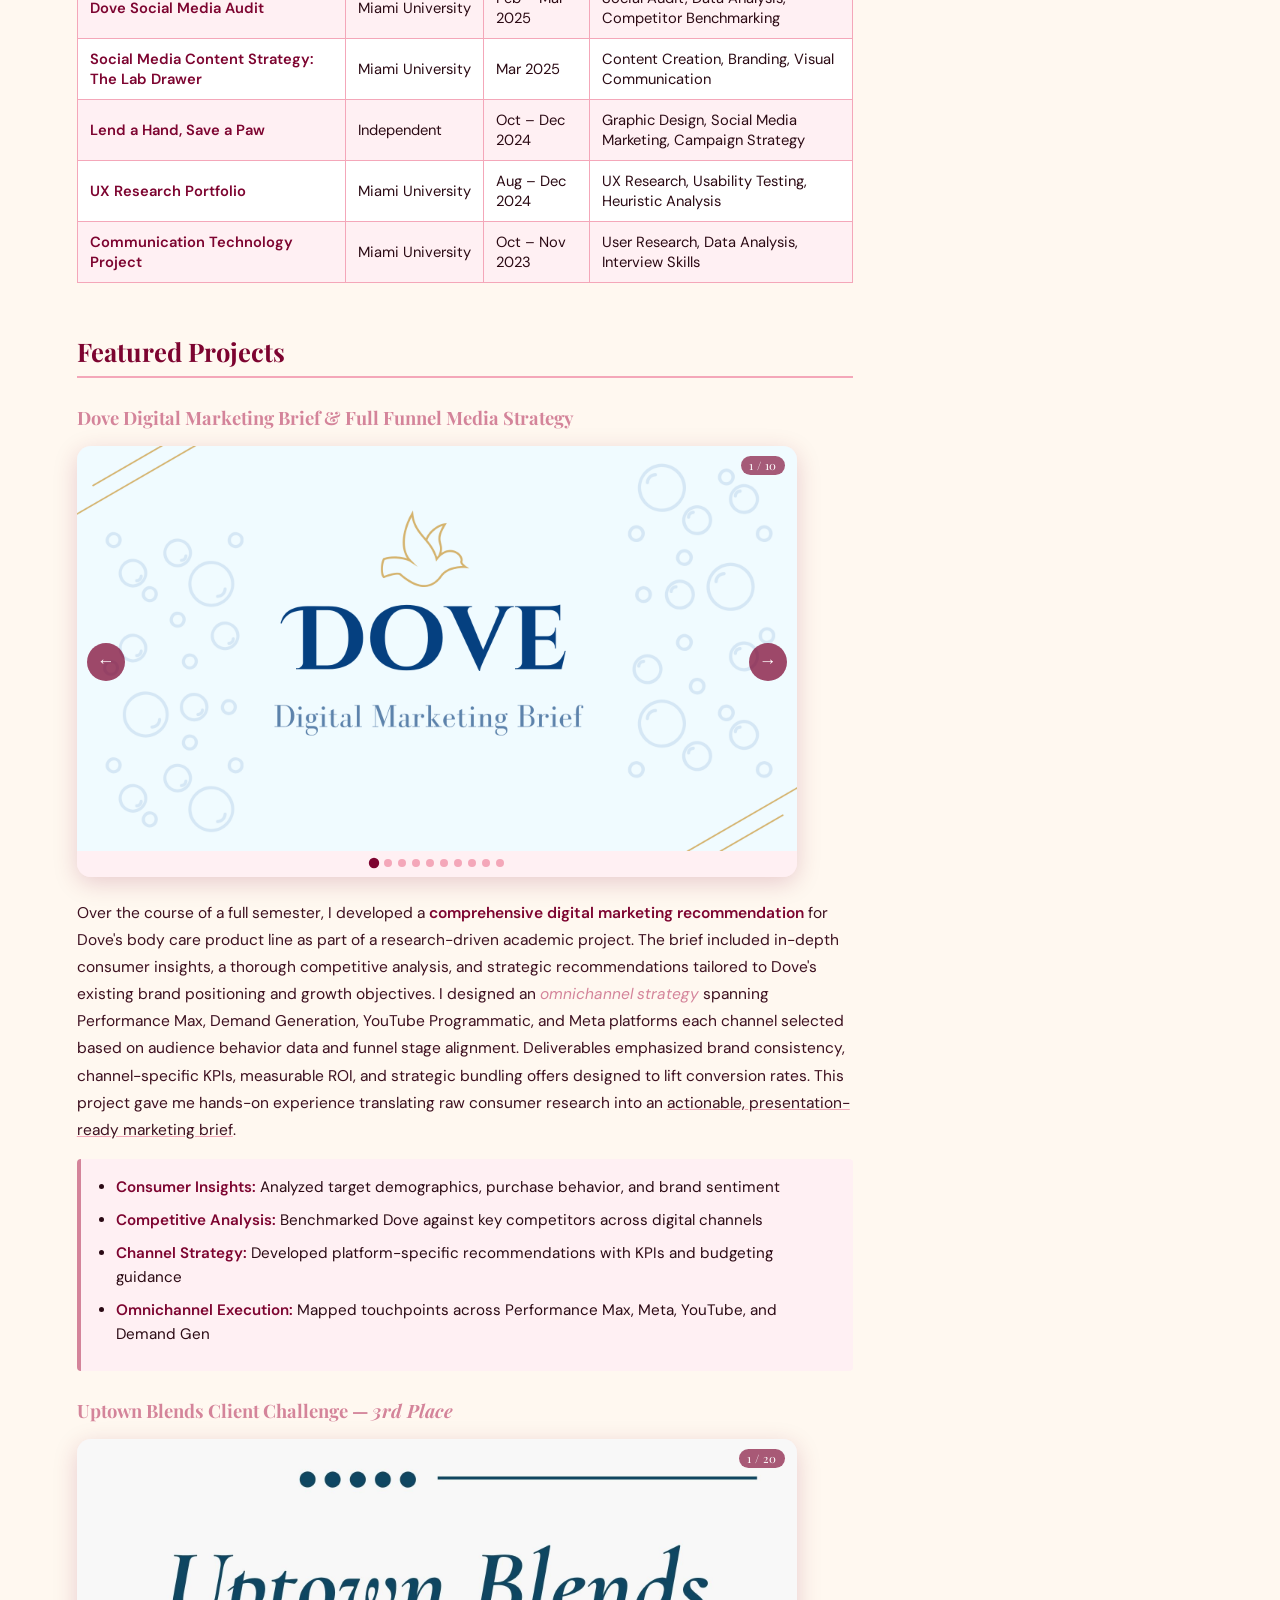
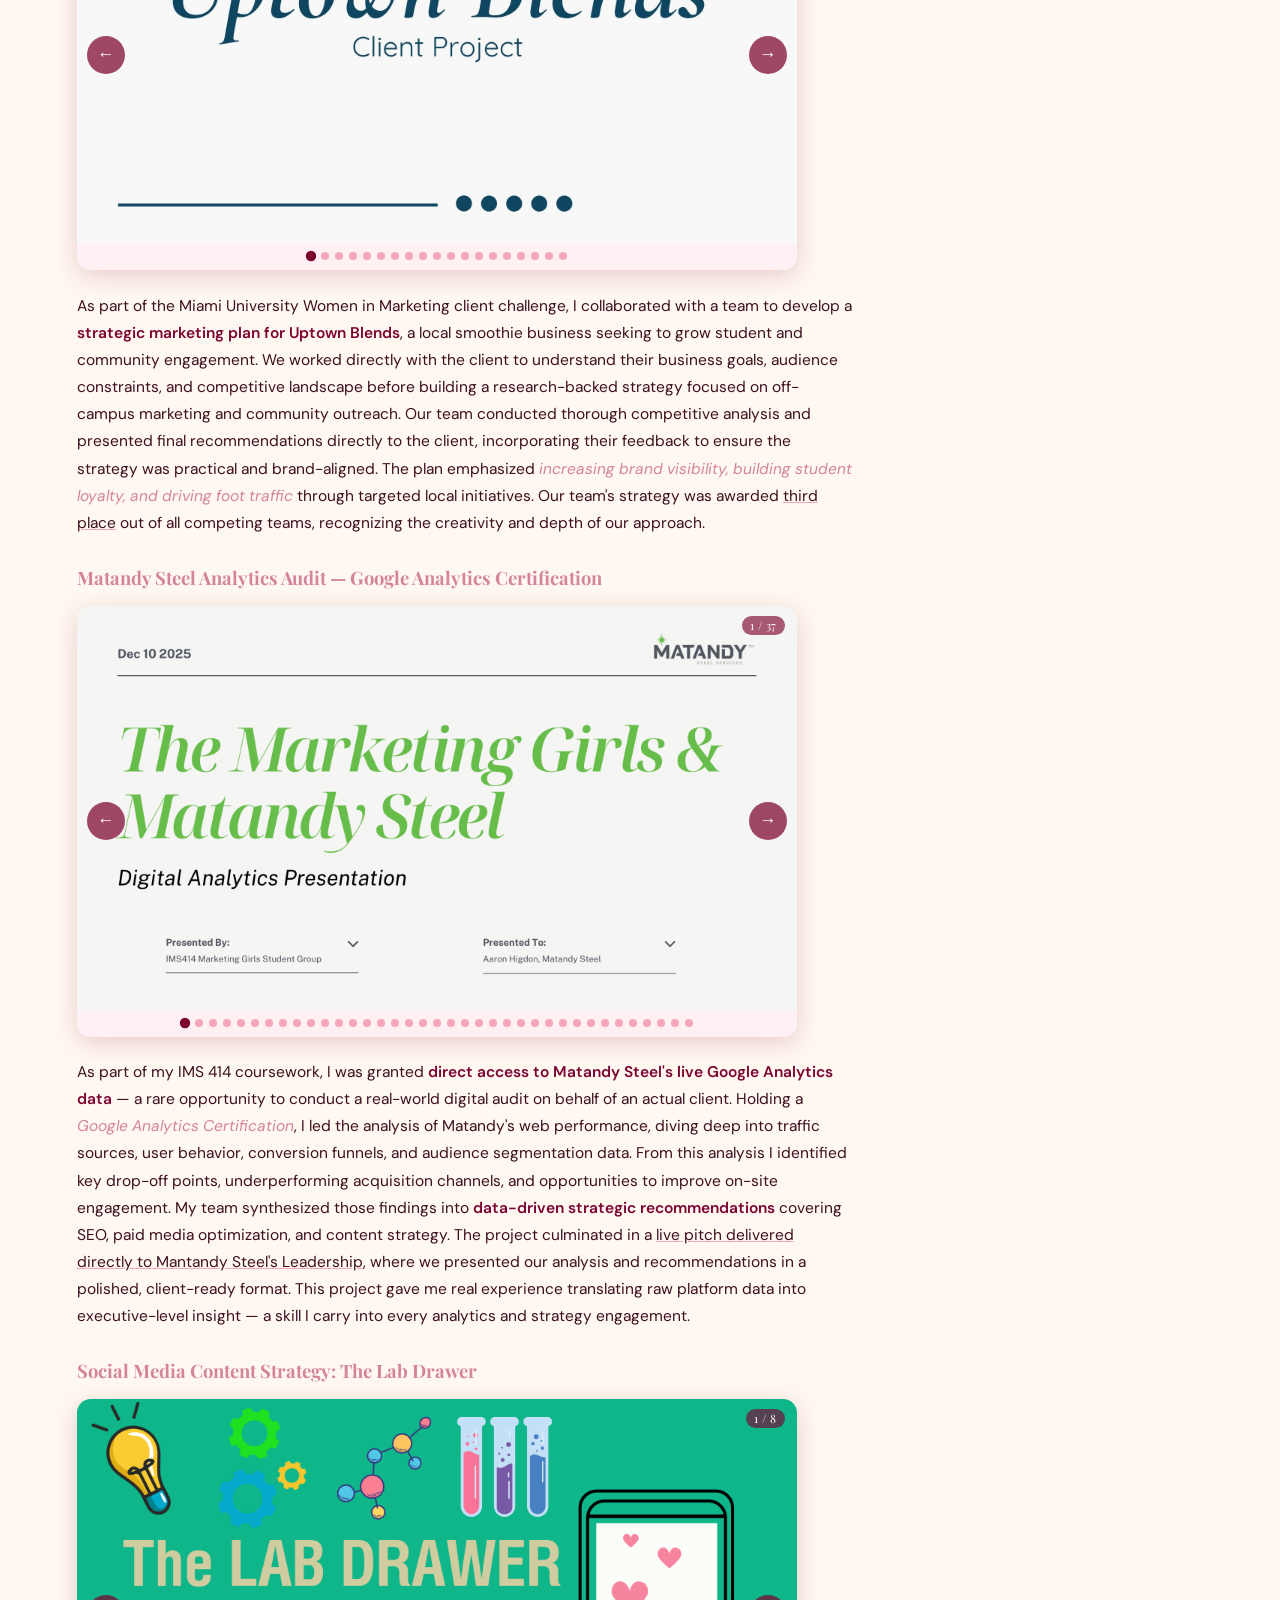
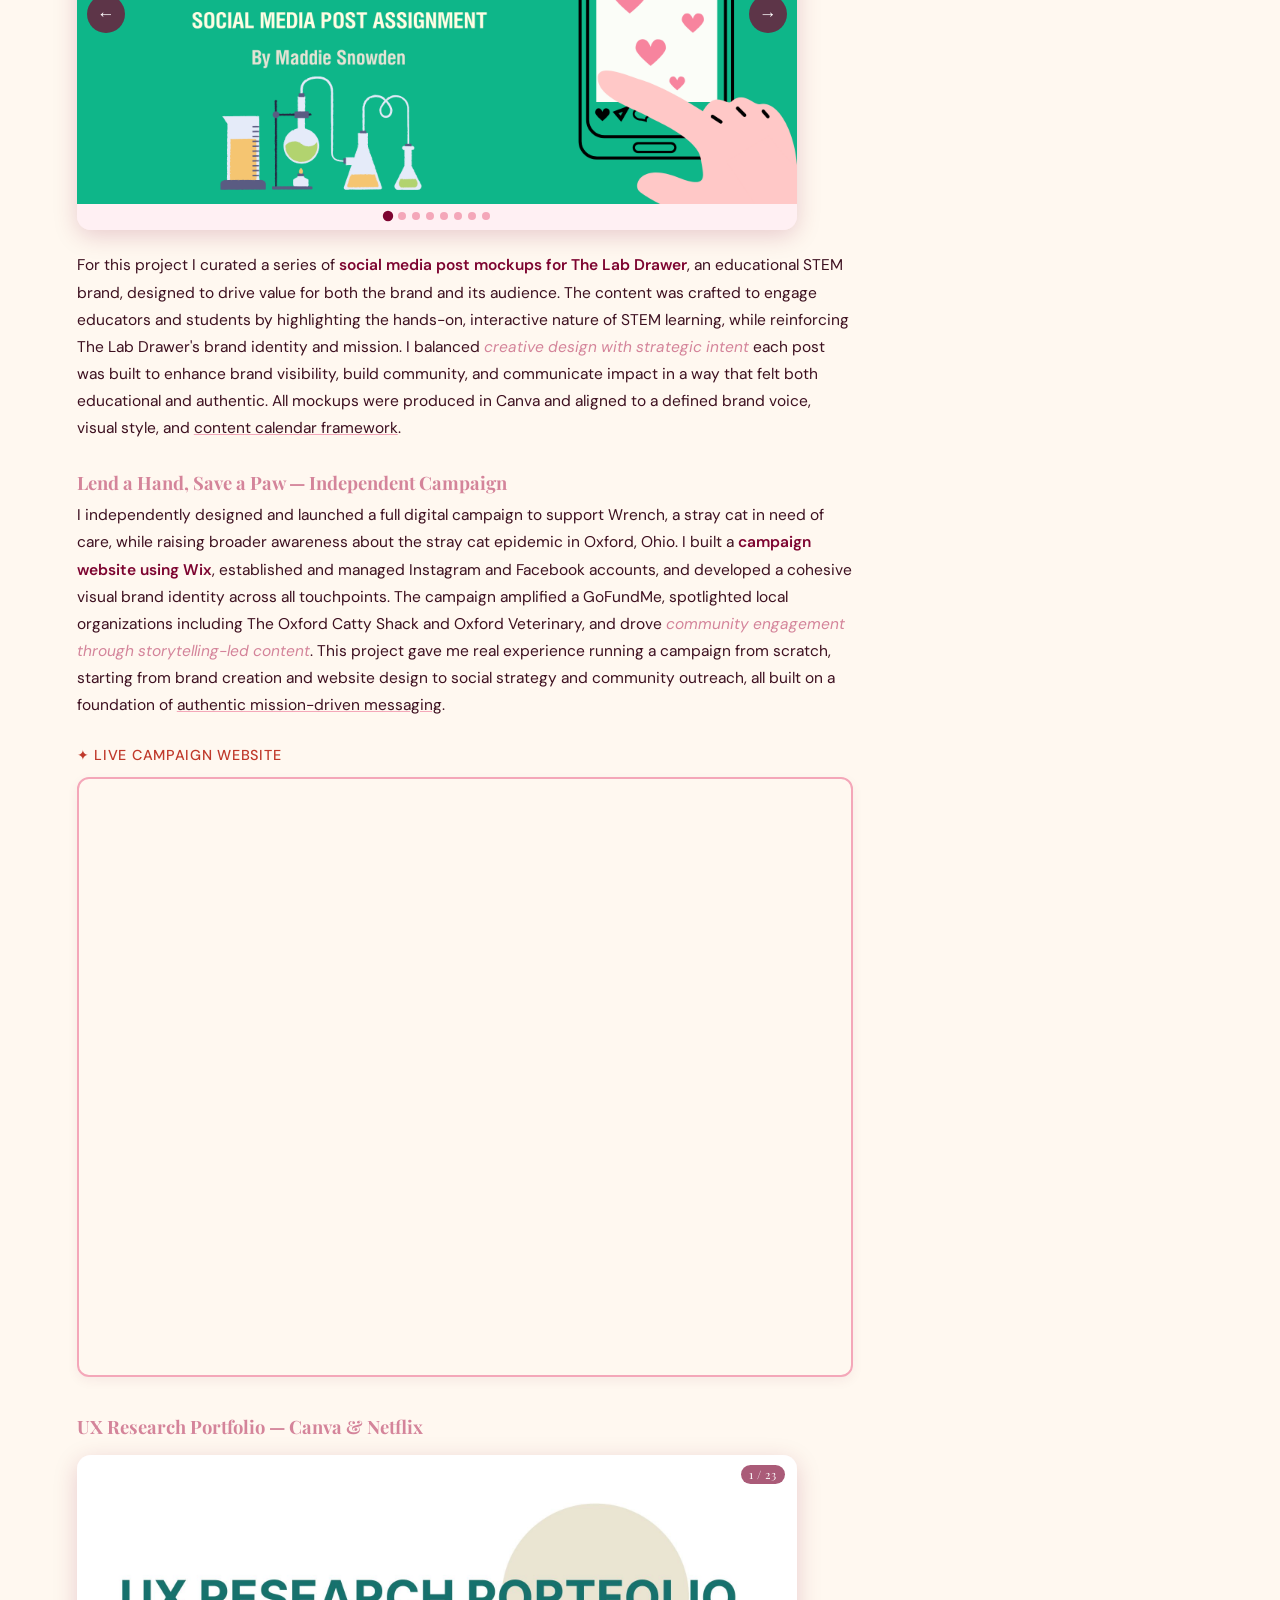
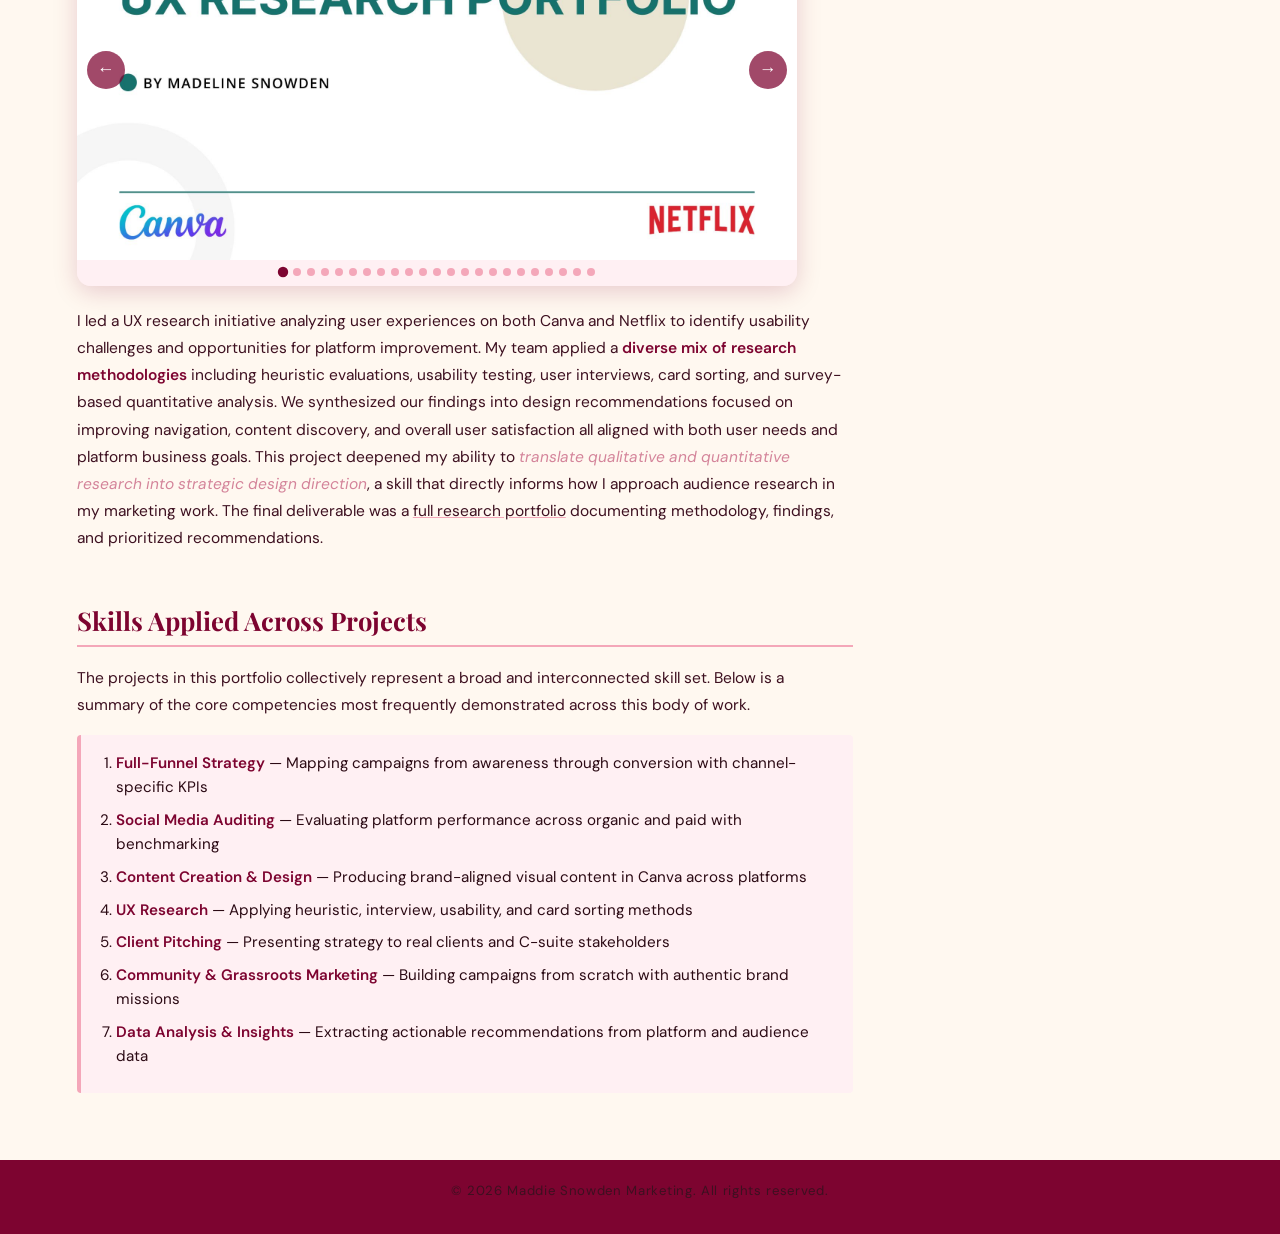
<file: portfolio.html>
<!DOCTYPE html>
<html lang="en">
<head>
  <link rel="stylesheet" href="styles.css">
  <meta charset="UTF-8">
  <meta name="viewport" content="width=device-width, initial-scale=1.0">
  <title>Portfolio | Maddie Snowden</title>
  <link href="https://fonts.googleapis.com/css2?family=Playfair+Display:wght@400;700;900&family=DM+Sans:wght@300;400;500&display=swap" rel="stylesheet">
</head>
<body>

  <!-- HEADER -->
  <header>
    <span class="hero-tag">My Work</span>
    <h1>Portfolio — <span>Projects & Campaigns</span></h1>
    <p class="hero-sub">
      A curated collection of campaigns, strategies, audits, and research projects
      built across internships, coursework, and independent initiatives — each one
      grounded in data, creativity, and measurable outcomes.
    </p>
    <!-- NAVIGATION -->
    <div class="navbar">
      <a href="index.html">Home</a>
      <a href="aboutme.html">About Me</a>
      <a href="portfolio.html">Portfolio</a>
      <a href="certifications.html">Certifications</a>
      <a href="jquery.html">jQuery</a>

    </div>
  </header>

  <!-- STAT BAR -->
  <div class="stat-bar">
    <div class="stat-item">
      <span class="stat-num">7+</span>
      <span class="stat-label">Projects</span>
    </div>
    <div class="stat-item">
      <span class="stat-num">3</span>
      <span class="stat-label">Brand Clients</span>
    </div>
    <div class="stat-item">
      <span class="stat-num">5+</span>
      <span class="stat-label">Platforms Audited</span>
    </div>
    <div class="stat-item">
      <span class="stat-num">3rd</span>
      <span class="stat-label">Place — Client Challenge</span>
    </div>
    <div class="stat-item">
      <span class="stat-num">C-Suite</span>
      <span class="stat-label">Presentations</span>
    </div>
  </div>

  <!-- MAIN LAYOUT -->
  <div class="container">
    <div class="main-content">

      <section>

        <h2>About This Portfolio</h2>
        <p>
          This portfolio represents the depth of my work as a digital marketing
          student and professional. Spanning brand strategy, social media audits, full-funnel
          media planning, UX research, content creation, and community-driven campaigns.
          Each project reflects a distinct challenge and a distinct set of skills, from
          <strong>consumer insight research and competitive analysis</strong> to hands-on
          content production and strategic pitching. Many of these projects were developed
          in real partnership with clients or brands, requiring me to balance creative
          ambition with business objectives and measurable outcomes. I approach every project
          with the same process: <em>research, strategize, then execute</em> to
          ensure that every decision is grounded in data and audience understanding.
          Across these projects you will see consistent themes: audience segmentation,
          brand consistency, channel-specific strategy, and a commitment to
          <u>meaningful engagement</u>. Together, these works demonstrate
          my ability to operate across both the strategic and executional layers of marketing.
          Whether I was presenting to a C-suite at NinjaTrader or building a
          campaign for a stray cat in Oxford, I brought the same level of intention and craft
          to the work.
        </p>
        <p>
          The projects below span my time at Miami University and in professional internship
          roles, reflecting over three years of hands-on marketing development. Some projects
          were completed individually, while others involved close <strong>team collaboration,
          client presentations, and iterative feedback loops.</strong> I have worked with a variety of brands like
          Dove and NinjaTrader and small businesses like Uptown Blends and The Lab Drawer,
          giving me experience calibrating strategy to very different audience sizes and
          business contexts. Each project sharpened a different part of my skill set
          from <em>social media auditing and paid media planning</em> to graphic design,
          website building, and UX research methodology. As I approach
          graduation in May 2026, this portfolio reflects not just what I have done, but
          the kind of marketer I am becoming. I am always open to discussing any of these
          projects in more depth. Feel free to reach out through the contact information
          in the sidebar!
        </p>

        <!-- PROJECT OVERVIEW TABLE -->
        <h2>Project Overview</h2>
        <p>
          The table below provides a quick-reference summary of all featured projects,
          including the associated organization, timeframe, and primary skills applied.
        </p>

        <table>
          <tr>
            <th>Project</th>
            <th>Organization</th>
            <th>Timeline</th>
            <th>Key Skills</th>
          </tr>
          <tr>
            <td><strong>Dove Digital Marketing Brief & Full Funnel Media Strategy</strong></td>
            <td>Miami University</td>
            <td>Jan – May 2025</td>
            <td>Media Planning, Audience Segmentation, Digital Strategy</td>
          </tr>
          <tr>
            <td><strong>Uptown Blends Client Challenge</strong></td>
            <td>Women in Marketing</td>
            <td>Jan – May 2025</td>
            <td>Competitive Analysis, Pitching, Collaboration</td>
          </tr>
          <tr>
            <td><strong>Dove Social Media Audit</strong></td>
            <td>Miami University</td>
            <td>Feb – Mar 2025</td>
            <td>Social Audit, Data Analysis, Competitor Benchmarking</td>
          </tr>
          <tr>
            <td><strong>Social Media Content Strategy: The Lab Drawer</strong></td>
            <td>Miami University</td>
            <td>Mar 2025</td>
            <td>Content Creation, Branding, Visual Communication</td>
          </tr>
          <tr>
            <td><strong>Lend a Hand, Save a Paw</strong></td>
            <td>Independent</td>
            <td>Oct – Dec 2024</td>
            <td>Graphic Design, Social Media Marketing, Campaign Strategy</td>
          </tr>
          <tr>
            <td><strong>UX Research Portfolio</strong></td>
            <td>Miami University</td>
            <td>Aug – Dec 2024</td>
            <td>UX Research, Usability Testing, Heuristic Analysis</td>
          </tr>
          <tr>
            <td><strong>Communication Technology Project</strong></td>
            <td>Miami University</td>
            <td>Oct – Nov 2023</td>
            <td>User Research, Data Analysis, Interview Skills</td>
          </tr>
        </table>

        <!-- FEATURED PROJECTS -->
        <h2>Featured Projects</h2>

        <!-- PROJECT 1 · Dove Marketing Brief -->
        <h3 style="font-family:'Playfair Display',serif; color:var(--red-mid); margin:1.5em 0 0.4em; font-size:1.15em;">
          Dove Digital Marketing Brief &amp; Full Funnel Media Strategy
        </h3>

        <div class="proj-carousel" id="carousel-dove">
          <span class="counter" id="counter-dove">1 / 10</span>
          <div class="track" id="track-dove">
            <div class="slide"><img src="images/dove/1.png"  alt="Dove slide 1"  loading="lazy"></div>
            <div class="slide"><img src="images/dove/2.png"  alt="Dove slide 2"  loading="lazy"></div>
            <div class="slide"><img src="images/dove/3.png"  alt="Dove slide 3"  loading="lazy"></div>
            <div class="slide"><img src="images/dove/4.png"  alt="Dove slide 4"  loading="lazy"></div>
            <div class="slide"><img src="images/dove/5.png"  alt="Dove slide 5"  loading="lazy"></div>
            <div class="slide"><img src="images/dove/6.png"  alt="Dove slide 6"  loading="lazy"></div>
            <div class="slide"><img src="images/dove/7.png"  alt="Dove slide 7"  loading="lazy"></div>
            <div class="slide"><img src="images/dove/9.png"  alt="Dove slide 8"  loading="lazy"></div>
            <div class="slide"><img src="images/dove/10.png" alt="Dove slide 9"  loading="lazy"></div>
            <div class="slide"><img src="images/dove/15.png" alt="Dove slide 10" loading="lazy"></div>
          </div>
          <button class="arrow prev" onclick="moveCarousel('dove',-1)" aria-label="Previous slide">&#8592;</button>
          <button class="arrow next" onclick="moveCarousel('dove', 1)" aria-label="Next slide">&#8594;</button>
          <div class="dots" id="dots-dove"></div>
        </div>

        <p>
          Over the course of a full semester, I developed a <strong>comprehensive digital
          marketing recommendation</strong> for Dove's body care product line as part of a
          research-driven academic project. The brief included in-depth consumer insights,
          a thorough competitive analysis, and strategic recommendations tailored to
          Dove's existing brand positioning and growth objectives. I designed an
          <em>omnichannel strategy</em> spanning Performance Max, Demand Generation,
          YouTube Programmatic, and Meta platforms each channel selected based on
          audience behavior data and funnel stage alignment. Deliverables emphasized
          brand consistency, channel-specific KPIs, measurable ROI, and strategic
          bundling offers designed to lift conversion rates. This project gave me
          hands-on experience translating raw consumer research into an
          <u>actionable, presentation-ready marketing brief</u>.
        </p>
        <ul>
          <li><strong>Consumer Insights:</strong> Analyzed target demographics, purchase behavior, and brand sentiment</li>
          <li><strong>Competitive Analysis:</strong> Benchmarked Dove against key competitors across digital channels</li>
          <li><strong>Channel Strategy:</strong> Developed platform-specific recommendations with KPIs and budgeting guidance</li>
          <li><strong>Omnichannel Execution:</strong> Mapped touchpoints across Performance Max, Meta, YouTube, and Demand Gen</li>
        </ul>

        <!-- PROJECT 2 · Uptown Blends -->
        <h3 style="font-family:'Playfair Display',serif; color:var(--red-mid); margin:1.5em 0 0.4em; font-size:1.15em;">
          Uptown Blends Client Challenge — <em>3rd Place</em>
        </h3>
<div class="proj-carousel" id="carousel-uptown">
  <span class="counter" id="counter-uptown">1 / 20</span>
  <div class="track" id="track-uptown">
    <div class="slide"><img src="images/uptown/1.jpg"  alt="Uptown slide 1"  loading="lazy"></div>
    <div class="slide"><img src="images/uptown/2.jpg"  alt="Uptown slide 2"  loading="lazy"></div>
    <div class="slide"><img src="images/uptown/3.jpg"  alt="Uptown slide 3"  loading="lazy"></div>
    <div class="slide"><img src="images/uptown/4.jpg"  alt="Uptown slide 4"  loading="lazy"></div>
    <div class="slide"><img src="images/uptown/5.jpg"  alt="Uptown slide 5"  loading="lazy"></div>
    <div class="slide"><img src="images/uptown/6.jpg"  alt="Uptown slide 6"  loading="lazy"></div>
    <div class="slide"><img src="images/uptown/7.jpg"  alt="Uptown slide 7"  loading="lazy"></div>
    <div class="slide"><img src="images/uptown/8.jpg"  alt="Uptown slide 8"  loading="lazy"></div>
    <div class="slide"><img src="images/uptown/9.jpg"  alt="Uptown slide 9"  loading="lazy"></div>
    <div class="slide"><img src="images/uptown/11.jpg" alt="Uptown slide 10" loading="lazy"></div>
    <div class="slide"><img src="images/uptown/12.jpg" alt="Uptown slide 11" loading="lazy"></div>
    <div class="slide"><img src="images/uptown/13.jpg" alt="Uptown slide 12" loading="lazy"></div>
    <div class="slide"><img src="images/uptown/14.jpg" alt="Uptown slide 13" loading="lazy"></div>
    <div class="slide"><img src="images/uptown/15.jpg" alt="Uptown slide 14" loading="lazy"></div>
    <div class="slide"><img src="images/uptown/16.jpg" alt="Uptown slide 15" loading="lazy"></div>
    <div class="slide"><img src="images/uptown/17.jpg" alt="Uptown slide 16" loading="lazy"></div>
    <div class="slide"><img src="images/uptown/18.jpg" alt="Uptown slide 17" loading="lazy"></div>
    <div class="slide"><img src="images/uptown/19.jpg" alt="Uptown slide 18" loading="lazy"></div>

    <div class="slide"><img src="images/uptown/20.jpg" alt="Uptown slide 19" loading="lazy"></div>
  </div>
  <button class="arrow prev" onclick="moveCarousel('uptown',-1)" aria-label="Previous slide">&#8592;</button>
  <button class="arrow next" onclick="moveCarousel('uptown', 1)" aria-label="Next slide">&#8594;</button>
  <div class="dots" id="dots-uptown"></div>
</div>
        <p>
          As part of the Miami University Women in Marketing client challenge, I collaborated
          with a team to develop a <strong>strategic marketing plan for Uptown Blends</strong>,
          a local smoothie business seeking to grow student and community engagement. We worked
          directly with the client to understand their business goals, audience constraints,
          and competitive landscape before building a research-backed strategy focused on
          off-campus marketing and community outreach. Our team conducted thorough competitive
          analysis and presented final recommendations directly to the client, incorporating
          their feedback to ensure the strategy was practical and brand-aligned. The plan
          emphasized <em>increasing brand visibility, building student loyalty, and driving
          foot traffic</em> through targeted local initiatives. Our team's strategy was
          awarded <u>third place</u> out of all competing teams, recognizing the creativity
          and depth of our approach.
        </p>

        <!-- PROJECT 3 · IMS Google Analytics Pitch -->
<h3 style="font-family:'Playfair Display',serif; color:var(--red-mid); margin:1.5em 0 0.4em; font-size:1.15em;">
  Matandy Steel Analytics Audit — Google Analytics Certification
</h3>
<div class="proj-carousel" id="carousel-ims">
  <span class="counter" id="counter-ims">1 / 37</span>
  <div class="track" id="track-ims">
    <div class="slide"><img src="images/ims/1.png"    alt="IMS slide 1"  loading="lazy"></div>
    <div class="slide"><img src="images/ims/2.png"    alt="IMS slide 2"  loading="lazy"></div>
    <div class="slide"><img src="images/ims/3.1.png"  alt="IMS slide 3"  loading="lazy"></div>
    <div class="slide"><img src="images/ims/3.4.png"  alt="IMS slide 4"  loading="lazy"></div>
    <div class="slide"><img src="images/ims/3.55.png" alt="IMS slide 5"  loading="lazy"></div>
    <div class="slide"><img src="images/ims/4.png"    alt="IMS slide 6"  loading="lazy"></div>
    <div class="slide"><img src="images/ims/5.png"    alt="IMS slide 7"  loading="lazy"></div>
    <div class="slide"><img src="images/ims/8.png"    alt="IMS slide 8"  loading="lazy"></div>
    <div class="slide"><img src="images/ims/9.png"    alt="IMS slide 9"  loading="lazy"></div>
    <div class="slide"><img src="images/ims/10.png"   alt="IMS slide 10" loading="lazy"></div>
    <div class="slide"><img src="images/ims/11.1.png" alt="IMS slide 11" loading="lazy"></div>
    <div class="slide"><img src="images/ims/11.png"   alt="IMS slide 12" loading="lazy"></div>
    <div class="slide"><img src="images/ims/12.png"   alt="IMS slide 13" loading="lazy"></div>
    <div class="slide"><img src="images/ims/14.png"   alt="IMS slide 14" loading="lazy"></div>
    <div class="slide"><img src="images/ims/15.png"   alt="IMS slide 15" loading="lazy"></div>
    <div class="slide"><img src="images/ims/16.png"   alt="IMS slide 16" loading="lazy"></div>
    <div class="slide"><img src="images/ims/17.png"   alt="IMS slide 17" loading="lazy"></div>
    <div class="slide"><img src="images/ims/18.png"   alt="IMS slide 18" loading="lazy"></div>
    <div class="slide"><img src="images/ims/19.png"   alt="IMS slide 19" loading="lazy"></div>
    <div class="slide"><img src="images/ims/20.png"   alt="IMS slide 20" loading="lazy"></div>
    <div class="slide"><img src="images/ims/21.png"   alt="IMS slide 21" loading="lazy"></div>
    <div class="slide"><img src="images/ims/22.png"   alt="IMS slide 22" loading="lazy"></div>
    <div class="slide"><img src="images/ims/23.png"   alt="IMS slide 23" loading="lazy"></div>
    <div class="slide"><img src="images/ims/24.png"   alt="IMS slide 24" loading="lazy"></div>
    <div class="slide"><img src="images/ims/25.png"   alt="IMS slide 25" loading="lazy"></div>
    <div class="slide"><img src="images/ims/26.png"   alt="IMS slide 26" loading="lazy"></div>
    <div class="slide"><img src="images/ims/27.png"   alt="IMS slide 27" loading="lazy"></div>
    <div class="slide"><img src="images/ims/28.png"   alt="IMS slide 28" loading="lazy"></div>
    <div class="slide"><img src="images/ims/29.png"   alt="IMS slide 29" loading="lazy"></div>
    <div class="slide"><img src="images/ims/30.png"   alt="IMS slide 30" loading="lazy"></div>
    <div class="slide"><img src="images/ims/31.png"   alt="IMS slide 31" loading="lazy"></div>
    <div class="slide"><img src="images/ims/32.png"   alt="IMS slide 32" loading="lazy"></div>
    <div class="slide"><img src="images/ims/33.png"   alt="IMS slide 33" loading="lazy"></div>
    <div class="slide"><img src="images/ims/34.png"   alt="IMS slide 34" loading="lazy"></div>
    <div class="slide"><img src="images/ims/35.png"   alt="IMS slide 35" loading="lazy"></div>
    <div class="slide"><img src="images/ims/36.png"   alt="IMS slide 36" loading="lazy"></div>
    <div class="slide"><img src="images/ims/37.png"   alt="IMS slide 37" loading="lazy"></div>
  </div>
  <button class="arrow prev" onclick="moveCarousel('ims',-1)" aria-label="Previous slide">&#8592;</button>
  <button class="arrow next" onclick="moveCarousel('ims', 1)" aria-label="Next slide">&#8594;</button>
  <div class="dots" id="dots-ims"></div>
</div>
<p>
  As part of my IMS 414 coursework, I was granted <strong>direct access to Matandy Steel's
  live Google Analytics data</strong> — a rare opportunity to conduct a real-world digital
  audit on behalf of an actual client. Holding a <em>Google Analytics Certification</em>,
  I led the analysis of Matandy's web performance, diving deep into traffic sources,
  user behavior, conversion funnels, and audience segmentation data. From this analysis
  I identified key drop-off points, underperforming acquisition channels, and opportunities
  to improve on-site engagement. My team synthesized those findings into
  <strong>data-driven strategic recommendations</strong> covering SEO, paid media
  optimization, and content strategy. The project culminated in a
  <u>live pitch delivered directly to Mantandy Steel's Leadership</u>, where we presented
  our analysis and recommendations in a polished, client-ready format. This project
  gave me real experience translating raw platform data into executive-level insight —
  a skill I carry into every analytics and strategy engagement.
</p>
        <!-- PROJECT 4 · The Lab Drawer -->
        <h3 style="font-family:'Playfair Display',serif; color:var(--red-mid); margin:1.5em 0 0.4em; font-size:1.15em;">
          Social Media Content Strategy: The Lab Drawer
        </h3>

        <div class="proj-carousel" id="carousel-labdrawer">
          <span class="counter" id="counter-labdrawer">1 / 8</span>
          <div class="track" id="track-labdrawer">
            <div class="slide"><img src="images/labdrawer/1.png" alt="Lab Drawer post 1" loading="lazy"></div>
            <div class="slide"><img src="images/labdrawer/2.png" alt="Lab Drawer post 2" loading="lazy"></div>
            <div class="slide"><img src="images/labdrawer/3.png" alt="Lab Drawer post 3" loading="lazy"></div>
            <div class="slide"><img src="images/labdrawer/4.png" alt="Lab Drawer post 4" loading="lazy"></div>
            <div class="slide"><img src="images/labdrawer/5.png" alt="Lab Drawer post 5" loading="lazy"></div>
            <div class="slide"><img src="images/labdrawer/6.png" alt="Lab Drawer post 6" loading="lazy"></div>
            <div class="slide"><img src="images/labdrawer/7.png" alt="Lab Drawer post 7" loading="lazy"></div>
            <div class="slide"><img src="images/labdrawer/8.png" alt="Lab Drawer post 8" loading="lazy"></div>
          </div>
          <button class="arrow prev" onclick="moveCarousel('labdrawer',-1)" aria-label="Previous slide">&#8592;</button>
          <button class="arrow next" onclick="moveCarousel('labdrawer', 1)" aria-label="Next slide">&#8594;</button>
          <div class="dots" id="dots-labdrawer"></div>
        </div>

        <p>
          For this project I curated a series of <strong>social media post mockups for
          The Lab Drawer</strong>, an educational STEM brand, designed to drive value for
          both the brand and its audience. The content was crafted to engage educators and
          students by highlighting the hands-on, interactive nature of STEM learning, while
          reinforcing The Lab Drawer's brand identity and mission. I balanced
          <em>creative design with strategic intent</em> each post was built to enhance
          brand visibility, build community, and communicate impact in a way that felt
          both educational and authentic. All mockups were produced in Canva and aligned
          to a defined brand voice, visual style, and <u>content calendar framework</u>.
        </p>

        <!-- PROJECT 5 · Lend a Hand, Save a Paw -->
        <h3 style="font-family:'Playfair Display',serif; color:var(--red-mid); margin:1.5em 0 0.4em; font-size:1.15em;">
          Lend a Hand, Save a Paw — Independent Campaign
        </h3>
        <p>
          I independently designed and launched a full digital campaign to support Wrench,
          a stray cat in need of care, while raising broader awareness about the stray cat
          epidemic in Oxford, Ohio. I built a <strong>campaign website using Wix</strong>,
          established and managed Instagram and Facebook accounts, and developed a cohesive
          visual brand identity across all touchpoints. The campaign amplified a GoFundMe,
          spotlighted local organizations including The Oxford Catty Shack and Oxford
          Veterinary, and drove <em>community engagement through storytelling-led content</em>.
          This project gave me real experience running a campaign from scratch, starting
          from brand creation and website design to social strategy and community outreach,
          all built on a foundation of <u>authentic mission-driven messaging</u>.
        </p>
<div class="embed-container" style="margin: 1.5rem 0 2rem 0;">
  <p style="font-size: 0.9rem; color: #c0392b; font-weight: 500; margin-bottom: 0.5rem; text-transform: uppercase; letter-spacing: 0.05em;">
    ✦ Live Campaign Website
  </p>
  <iframe 
    src="https://wrenchmeownowe.wixsite.com/wrench-go-fund-me" 
    title="Lend a Hand, Save a Paw Wix Campaign Site"
    width="100%" 
    height="600px" 
    style="border: 2px solid #f4a7b9; border-radius: 12px; box-shadow: 0 4px 12px rgba(125,4,48,0.06);"
    allowfullscreen>
  </iframe>
</div>
        <!-- PROJECT 6 · UX Research Portfolio -->
        <h3 style="font-family:'Playfair Display',serif; color:var(--red-mid); margin:1.5em 0 0.4em; font-size:1.15em;">
          UX Research Portfolio — Canva &amp; Netflix
        </h3>

        <div class="proj-carousel" id="carousel-ux">
          <span class="counter" id="counter-ux">1 / 23</span>
          <div class="track" id="track-ux">
            <div class="slide"><img src="images/ux/1.jpg"  alt="UX slide 1"  loading="lazy"></div>
            <div class="slide"><img src="images/ux/2.jpg"  alt="UX slide 2"  loading="lazy"></div>
            <div class="slide"><img src="images/ux/3.jpg"  alt="UX slide 3"  loading="lazy"></div>
            <div class="slide"><img src="images/ux/4.jpg"  alt="UX slide 4"  loading="lazy"></div>
            <div class="slide"><img src="images/ux/5.jpg"  alt="UX slide 5"  loading="lazy"></div>
            <div class="slide"><img src="images/ux/6.jpg"  alt="UX slide 6"  loading="lazy"></div>
            <div class="slide"><img src="images/ux/7.jpg"  alt="UX slide 7"  loading="lazy"></div>
            <div class="slide"><img src="images/ux/8.jpg"  alt="UX slide 8"  loading="lazy"></div>
            <div class="slide"><img src="images/ux/9.jpg"  alt="UX slide 9"  loading="lazy"></div>
            <div class="slide"><img src="images/ux/10.jpg" alt="UX slide 10" loading="lazy"></div>
            <div class="slide"><img src="images/ux/11.jpg" alt="UX slide 11" loading="lazy"></div>
            <div class="slide"><img src="images/ux/12.jpg" alt="UX slide 12" loading="lazy"></div>
            <div class="slide"><img src="images/ux/13.jpg" alt="UX slide 13" loading="lazy"></div>
            <div class="slide"><img src="images/ux/14.jpg" alt="UX slide 14" loading="lazy"></div>
            <div class="slide"><img src="images/ux/15.jpg" alt="UX slide 15" loading="lazy"></div>
            <div class="slide"><img src="images/ux/16.jpg" alt="UX slide 16" loading="lazy"></div>
            <div class="slide"><img src="images/ux/17.jpg" alt="UX slide 17" loading="lazy"></div>
            <div class="slide"><img src="images/ux/18.jpg" alt="UX slide 18" loading="lazy"></div>
            <div class="slide"><img src="images/ux/19.jpg" alt="UX slide 19" loading="lazy"></div>
            <div class="slide"><img src="images/ux/20.jpg" alt="UX slide 20" loading="lazy"></div>
            <div class="slide"><img src="images/ux/21.jpg" alt="UX slide 21" loading="lazy"></div>
            <div class="slide"><img src="images/ux/22.jpg" alt="UX slide 22" loading="lazy"></div>
            <div class="slide"><img src="images/ux/23.jpg" alt="UX slide 23" loading="lazy"></div>
          </div>
          <button class="arrow prev" onclick="moveCarousel('ux',-1)" aria-label="Previous slide">&#8592;</button>
          <button class="arrow next" onclick="moveCarousel('ux', 1)" aria-label="Next slide">&#8594;</button>
          <div class="dots" id="dots-ux"></div>
        </div>

        <p>
          I led a UX research initiative analyzing user experiences on both Canva and Netflix
          to identify usability challenges and opportunities for platform improvement. My team
          applied a <strong>diverse mix of research methodologies</strong> including heuristic
          evaluations, usability testing, user interviews, card sorting, and survey-based
          quantitative analysis. We synthesized our findings into design recommendations
          focused on improving navigation, content discovery, and overall user satisfaction
          all aligned with both user needs and platform business goals. This project deepened
          my ability to <em>translate qualitative and quantitative research into strategic
          design direction</em>, a skill that directly informs how I approach audience
          research in my marketing work. The final deliverable was a
          <u>full research portfolio</u> documenting methodology, findings, and
          prioritized recommendations.
        </p>

        <!-- CAROUSEL JAVASCRIPT -->
        <script>
          const carouselState = {};

          function initCarousel(id) {
            const track  = document.getElementById('track-' + id);
            const dotsEl = document.getElementById('dots-' + id);
            if (!track || !dotsEl) return;
            const count = track.querySelectorAll('.slide').length;
            carouselState[id] = 0;
            dotsEl.innerHTML = '';
            for (let i = 0; i < count; i++) {
              const btn = document.createElement('button');
              btn.className = 'dot' + (i === 0 ? ' active' : '');
              btn.setAttribute('aria-label', 'Go to slide ' + (i + 1));
              btn.addEventListener('click', () => goToSlide(id, i));
              dotsEl.appendChild(btn);
            }
            document.getElementById('carousel-' + id)
              .addEventListener('keydown', e => {
                if (e.key === 'ArrowLeft')  moveCarousel(id, -1);
                if (e.key === 'ArrowRight') moveCarousel(id,  1);
              });
            let startX = null;
            track.addEventListener('touchstart', e => { startX = e.touches[0].clientX; }, { passive: true });
            track.addEventListener('touchend', e => {
              if (startX === null) return;
              const diff = startX - e.changedTouches[0].clientX;
              if (Math.abs(diff) > 40) moveCarousel(id, diff > 0 ? 1 : -1);
              startX = null;
            });
          }

          function goToSlide(id, index) {
            const track   = document.getElementById('track-' + id);
            const dotsEl  = document.getElementById('dots-' + id);
            const counter = document.getElementById('counter-' + id);
            const count   = track.querySelectorAll('.slide').length;
            carouselState[id] = (index + count) % count;
            track.style.transform = `translateX(-${carouselState[id] * 100}%)`;
            dotsEl.querySelectorAll('.dot').forEach((d, i) =>
              d.classList.toggle('active', i === carouselState[id]));
            if (counter) counter.textContent = (carouselState[id] + 1) + ' / ' + count;
          }

          function moveCarousel(id, dir) {
            goToSlide(id, (carouselState[id] || 0) + dir);
          }

          document.addEventListener('DOMContentLoaded', () => {
            ['dove', 'uptown', 'ims', 'labdrawer', 'ux'].forEach(initCarousel);
          });
        </script>

        <!-- SKILLS APPLIED ACROSS PROJECTS -->
        <h2>Skills Applied Across Projects</h2>
        <p>
          The projects in this portfolio collectively represent a broad and interconnected
          skill set. Below is a summary of the core competencies most frequently demonstrated
          across this body of work.
        </p>

        <ol>
          <li><strong>Full-Funnel Strategy</strong> — Mapping campaigns from awareness through conversion with channel-specific KPIs</li>
          <li><strong>Social Media Auditing</strong> — Evaluating platform performance across organic and paid with benchmarking</li>
          <li><strong>Content Creation & Design</strong> — Producing brand-aligned visual content in Canva across platforms</li>
          <li><strong>UX Research</strong> — Applying heuristic, interview, usability, and card sorting methods</li>
          <li><strong>Client Pitching</strong> — Presenting strategy to real clients and C-suite stakeholders</li>
          <li><strong>Community & Grassroots Marketing</strong> — Building campaigns from scratch with authentic brand missions</li>
          <li><strong>Data Analysis & Insights</strong> — Extracting actionable recommendations from platform and audience data</li>
        </ol>

      </section>

      <!-- ASIDE -->
      <aside>
        <h2>Contact</h2>

        <div class="contact-item">
          <span class="contact-label">Phone</span>
          <span class="contact-value">(773) 610-4269</span>
        </div>

        <div class="contact-item">
          <span class="contact-label">Email</span>
          <span class="contact-value">
            <a href="mailto:madelinesnowdenmarketing@gmail.com">madelinesnowdenmarketing@gmail.com</a>
          </span>
        </div>

        <div class="contact-item">
          <span class="contact-label">LinkedIn</span>
          <span class="contact-value">
            <a href="https://www.linkedin.com/in/madelinesnowden" target="_blank">linkedin.com/in/madelinesnowden</a>
          </span>
        </div>

        <div class="contact-item">
          <span class="contact-label">Location</span>
          <span class="contact-value">Oxford, OH → Chicago, IL (May 2026)</span>
        </div>

        <div class="availability">
          <strong>✦ Open to Opportunities</strong><br>
        Graduated May 2026 — actively seeking full-time roles in performance marketing, 
          lifecycle marketing, and digital marketing
        </div>

        <div class="aside-skills">
          <h3>Project Tools Used</h3>
          <div class="skill-row">
            <span>Canva</span>
            <div class="skill-bar-bg"><div class="skill-bar-fill" style="width:95%"></div></div>
          </div>
          <div class="skill-row">
            <span>Salesforce MC</span>
            <div class="skill-bar-bg"><div class="skill-bar-fill" style="width:88%"></div></div>
          </div>
          <div class="skill-row">
            <span>Google Ads</span>
            <div class="skill-bar-bg"><div class="skill-bar-fill" style="width:85%"></div></div>
          </div>
          <div class="skill-row">
            <span>Wix / Web</span>
            <div class="skill-bar-bg"><div class="skill-bar-fill" style="width:80%"></div></div>
          </div>
          <div class="skill-row">
            <span>UX Methods</span>
            <div class="skill-bar-bg"><div class="skill-bar-fill" style="width:78%"></div></div>
          </div>
          <div class="skill-row">
            <span>Data Analysis</span>
            <div class="skill-bar-bg"><div class="skill-bar-fill" style="width:82%"></div></div>
          </div>
        </div>

      </aside>
    </div>

    <footer>
      <p>&copy; 2026 Maddie Snowden Marketing. All rights reserved.</p>
    </footer>
  </div>

</body>
</html>
</file>
<file: styles.css>
/* ── CSS VARIABLES ── */
:root {
  --red-deep: #7d0430;
  --red-mid: #d4849a ;
  --pink-soft: #f4a7b9;
  --pink-light: #fff0f3;
  --cream: #fff8f0;
  --white: #ffffff;
  --text-dark: #2b0a14;
}

/* ── RESET ── */
* {
  margin: 0;
  padding: 0;
  box-sizing: border-box;
}

/* ── BACKGROUND COLOR ── */
body {
  font-family: 'DM Sans', sans-serif;
  background-color: var(--cream);
  color: var(--text-dark);
  overflow-x: hidden;
}

/* ── HEADER STYLING ── */
header {
  background-color: var(--red-deep);
  color: var(--cream);
  padding: 3.5em 6%;
  position: relative;
  overflow: hidden;
}

header::before {
  content: '';
  position: absolute;
  top: -60px; right: -60px;
  width: 320px; height: 320px;
  border-radius: 50%;
  background: rgba(244, 167, 185, 0.12);
  pointer-events: none; 
}
header::after {
  content: '';
  position: absolute;
  bottom: -40px; left: 10%;
  width: 180px; height: 180px;
  border-radius: 50%;
  background: rgba(255, 255, 255, 0.06);
  pointer-events: none; 
}
.hero-tag {
  display: inline-block;
  font-size: 0.78em;
  font-weight: 500;
  letter-spacing: 0.2em;
  text-transform: uppercase;
  color: var(--pink-soft);
  margin-bottom: 0.8em;
}

header h1 {
  font-family: 'Playfair Display', serif;
  font-size: clamp(2.4em, 5vw, 4em);
  font-weight: 900;
  line-height: 1.1;
  margin-bottom: 0.4em;
}

header h1 span {
  color: var(--pink-soft);
}

.hero-sub {
  font-size: 1.05em;
  font-weight: 300;
  color: rgba(255, 248, 240, 0.8);
  max-width: 520px;
  line-height: 1.6;
  margin-bottom: 1.8em;
}

.hero-cta-row {
  display: flex;
  gap: 1em;
  flex-wrap: wrap;
}

.btn-primary {
  background-color: var(--pink-soft);
  color: var(--red-deep);
  padding: 0.7em 1.6em;
  border-radius: 2px;
  font-weight: 500;
  font-size: 0.9em;
  text-decoration: none;
  letter-spacing: 0.05em;
  transition: background 0.2s;
}

.btn-primary:hover {
  background-color: #f9c4d2;
}

.btn-outline {
  border: 1.5px solid rgba(244, 167, 185, 0.6);
  color: var(--pink-soft);
  padding: 0.7em 1.6em;
  border-radius: 2px;
  font-weight: 400;
  font-size: 0.9em;
  text-decoration: none;
  letter-spacing: 0.05em;
  transition: border-color 0.2s, color 0.2s;
}

.btn-outline:hover {
  border-color: var(--pink-soft);
  color: #fff;
}

/* ── STAT BAR ── */
.stat-bar {
  background-color: var(--red-mid);
  color: var(--cream);
  display: flex;
  justify-content: space-around;
  flex-wrap: wrap;
  padding: 1.2em 6%;
  gap: 1em;
}

.stat-item {
  text-align: center;
}

.stat-num {
  font-family: 'Playfair Display', serif;
  font-size: 1.7em;
  font-weight: 700;
  color: var(--pink-soft);
  display: block;
}

.stat-label {
  font-size: 0.75em;
  letter-spacing: 0.12em;
  text-transform: uppercase;
  opacity: 0.85;
}

/* ── LAYOUT ── */
.container {
  display: flex;
  flex-direction: column;
  min-height: 60vh;
}

.main-content {
  display: flex;
  gap: 2em;
  padding: 3em 6%;
  align-items: flex-start;
}

section {
  flex: 3;
}

aside {
  flex: 1;
  position: sticky;
  top: 2em;
  background-color: var(--white);
  border: 1px solid var(--pink-soft);
  border-top: 4px solid var(--red-deep);
  padding: 1.8em;
  border-radius: 2px;
}

/* ── HEADER STYLING (H2) ── */
h2 {
  font-family: 'Playfair Display', serif;
  font-size: 1.6em;
  color: var(--red-deep);
  margin-bottom: 0.7em;
  margin-top: 2em;
  padding-bottom: 0.3em;
  border-bottom: 2px solid var(--pink-soft);
}

h2:first-of-type {
  margin-top: 0;
}

aside h2 {
  font-size: 1.2em;
  margin-top: 0;
}

/* ── PARAGRAPHS ── */
p {
  line-height: 1.75;
  margin-bottom: 1em;
  font-size: 0.97em;
  color: #3d1020;
}

strong { font-weight: 600; color: var(--red-deep); }
em     { font-style: italic; color: var(--red-mid); }
u      { text-decoration-color: var(--pink-soft); }

/* ── LIST STYLING ── */
ul {
  list-style-type: disc;
  padding-left: 1.5em;
  background-color: var(--pink-light);
  border-left: 4px solid var(--red-mid);
  padding: 1em 1em 1em 2.2em;
  border-radius: 4px;
  margin-bottom: 1.2em;
}

li {
  margin-bottom: 0.55em;
  color: var(--text-dark);
  font-size: 0.95em;
  line-height: 1.6;
}

ol {
  list-style-type: decimal;
  background-color: var(--pink-light);
  border-left: 4px solid var(--pink-soft);
  padding: 1em 1em 1em 2.2em;
  border-radius: 4px;
  margin-bottom: 1.2em;
}

/* ── PILL GRID ── */
.pill-grid {
  display: flex;
  flex-wrap: wrap;
  gap: 0.6em;
  margin: 1em 0 1.6em;
}

.pill {
  background-color: var(--pink-light);
  color: var(--red-deep);
  border: 1px solid var(--pink-soft);
  padding: 0.35em 0.9em;
  border-radius: 999px;
  font-size: 0.83em;
  font-weight: 500;
  letter-spacing: 0.03em;
}

/* ── TABLE ── */
table {
  width: 100%;
  border-collapse: collapse;
  margin-top: 1em;
  margin-bottom: 1.5em;
  font-size: 0.92em;
}

th, td {
  border: 1px solid var(--pink-soft);
  padding: 10px 12px;
  text-align: left;
}

th {
  background-color: var(--red-deep);
  color: var(--cream);
  font-weight: 500;
  letter-spacing: 0.06em;
  font-size: 0.82em;
  text-transform: uppercase;
}

tr:nth-child(even) td { background-color: var(--pink-light); }
tr:nth-child(odd)  td { background-color: var(--white); }

tr:hover td {
  background-color: #fde0e8;
  transition: background 0.15s;
}

/* ── CONTACT ASIDE ── */
.contact-item {
  display: flex;
  flex-direction: column;
  margin-bottom: 1.2em;
}

.contact-label {
  font-size: 0.7em;
  text-transform: uppercase;
  letter-spacing: 0.15em;
  color: var(--red-mid);
  font-weight: 600;
  margin-bottom: 0.2em;
}

.contact-value {
  font-size: 0.88em;
  color: var(--text-dark);
  word-break: break-word;
}

.contact-value a {
  color: var(--red-deep);
  text-decoration: none;
  border-bottom: 1px solid var(--pink-soft);
}

.contact-value a:hover {
  border-bottom-color: var(--red-deep);
}

/* ── AVAILABILITY BADGE ── */
.availability {
  background-color: var(--pink-light);
  border-left: 3px solid var(--red-mid);
  padding: 0.8em 1em;
  margin-top: 1.4em;
  font-size: 0.83em;
  color: var(--red-deep);
  line-height: 1.5;
}

.availability strong {
  font-size: 0.85em;
  letter-spacing: 0.08em;
  text-transform: uppercase;
}

/* ── SKILL BARS ── */
.aside-skills {
  margin-top: 1.4em;
}

.aside-skills h3 {
  font-family: 'Playfair Display', serif;
  font-size: 1em;
  color: var(--red-deep);
  margin-bottom: 0.7em;
  padding-bottom: 0.3em;
  border-bottom: 1px solid var(--pink-soft);
}

.skill-row {
  display: flex;
  justify-content: space-between;
  align-items: center;
  margin-bottom: 0.55em;
  font-size: 0.82em;
}

.skill-bar-bg {
  width: 55%;
  background-color: #f4d0d9;
  border-radius: 999px;
  height: 5px;
  overflow: hidden;
}

.skill-bar-fill {
  height: 100%;
  background-color: var(--red-mid);
  border-radius: 999px;
}

/* ── FOOTER ── */
footer {
  background-color: var(--red-deep);
  color: var(--cream);
  text-align: center;
  padding: 1.4em;
  font-size: 0.85em;
  letter-spacing: 0.05em;
  display: flex;
  justify-content: center;
  width: 100%;
}

/* ── RESPONSIVE ── */
@media (max-width: 768px) {
  .main-content {
    flex-direction: column;
    padding: 2em 5%;
  }
  aside {
    position: static;
  }
  .stat-bar {
    justify-content: flex-start;
    gap: 1.5em;
  }
}
/* Navigation Bar */
.navbar {
  overflow: hidden;
  margin-top: 0.5em;
}

.navbar a {
  float: left;
  display: block;
  color: #fff8f0;
  text-align: center;
  padding: 10px 16px;
  text-decoration: none;
  font-size: 0.95em;
  border: 1px solid #f4a7b9;
  margin-right: 6px;
  border-radius: 2px;
}

.navbar a:hover {
  background-color: #f4a7b9;
  color: #7d0430;
}

/* Headshot Image */
.image-container {
  margin-bottom: 1.2em;
}

.headshot {
  width: 130px;
  height: 130px;
  object-fit: cover;
  border-radius: 50%;
  border: 3px solid #f4a7b9;
  box-shadow: 0 4px 12px rgba(125, 4, 48, 0.2);
  display: block;
}
/* ── INTRO ROW (image + text side by side) ── */
.intro-row {
  display: flex;
  gap: 1.8em;
  align-items: flex-start;
  margin-bottom: 1em;
}

.intro-text {
  flex: 1;
}

.intro-image {
  flex-shrink: 0;
}

/* ── PROJECT CAROUSELS ── */
.proj-carousel {
  position: relative;
  width: 100%;
  max-width: 720px;
  margin: 1em 0 1.4em;
  border-radius: 14px;
  overflow: hidden;
  box-shadow: 0 6px 24px rgba(125, 4, 48, 0.18);
  background: var(--pink-light);
  user-select: none;
}

.proj-carousel .track {
  display: flex;
  transition: transform 0.42s cubic-bezier(.4,0,.2,1);
  will-change: transform;
}

.proj-carousel .slide {
  min-width: 100%;
  display: flex;
  align-items: center;
  justify-content: center;
  background: var(--pink-light);
}

.proj-carousel .slide img {
  width: 100%;
  max-height: 480px;
  object-fit: contain;
  display: block;
}

.proj-carousel .arrow {
  position: absolute;
  top: 50%;
  transform: translateY(-50%);
  background: rgba(125, 4, 48, 0.72);
  color: var(--white);
  border: none;
  border-radius: 50%;
  width: 38px;
  height: 38px;
  font-size: 1.1em;
  cursor: pointer;
  display: flex;
  align-items: center;
  justify-content: center;
  z-index: 10;
  transition: background 0.2s, transform 0.15s;
  line-height: 1;
}

.proj-carousel .arrow:hover {
  background: var(--red-deep);
  transform: translateY(-50%) scale(1.08);
}

.proj-carousel .arrow.prev { left: 10px; }
.proj-carousel .arrow.next { right: 10px; }

.proj-carousel .dots {
  display: flex;
  justify-content: center;
  gap: 6px;
  padding: 8px 0 10px;
  background: var(--pink-light);
  flex-wrap: wrap;
}

.proj-carousel .dot {
  width: 8px;
  height: 8px;
  border-radius: 50%;
  background: var(--pink-soft);
  border: none;
  cursor: pointer;
  transition: background 0.2s, transform 0.15s;
  padding: 0;
}

.proj-carousel .dot.active {
  background: var(--red-deep);
  transform: scale(1.3);
}

.proj-carousel .counter {
  position: absolute;
  top: 10px;
  right: 12px;
  background: rgba(125, 4, 48, 0.65);
  color: var(--white);
  font-size: 0.72em;
  font-family: 'Playfair Display', serif;
  padding: 2px 8px;
  border-radius: 20px;
  pointer-events: none;
  z-index: 10;
  letter-spacing: 0.04em;
}
</file>
